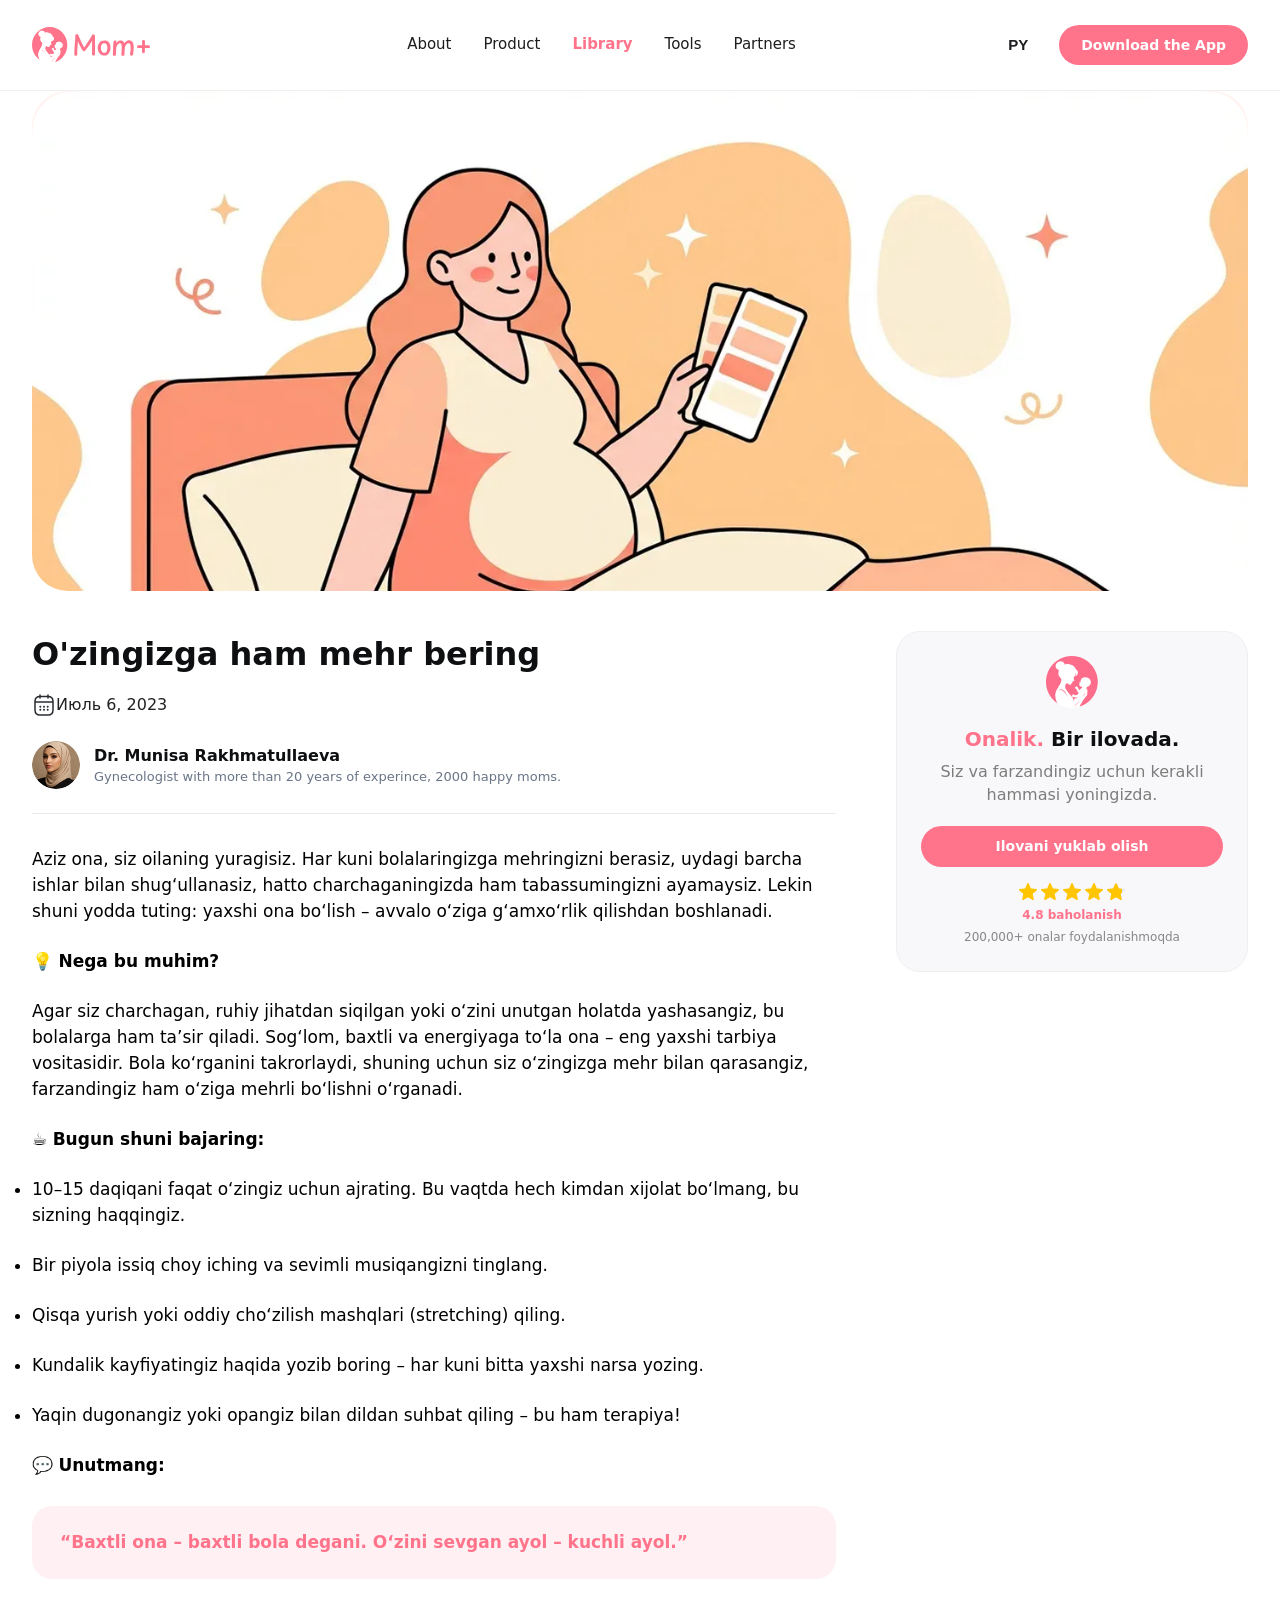
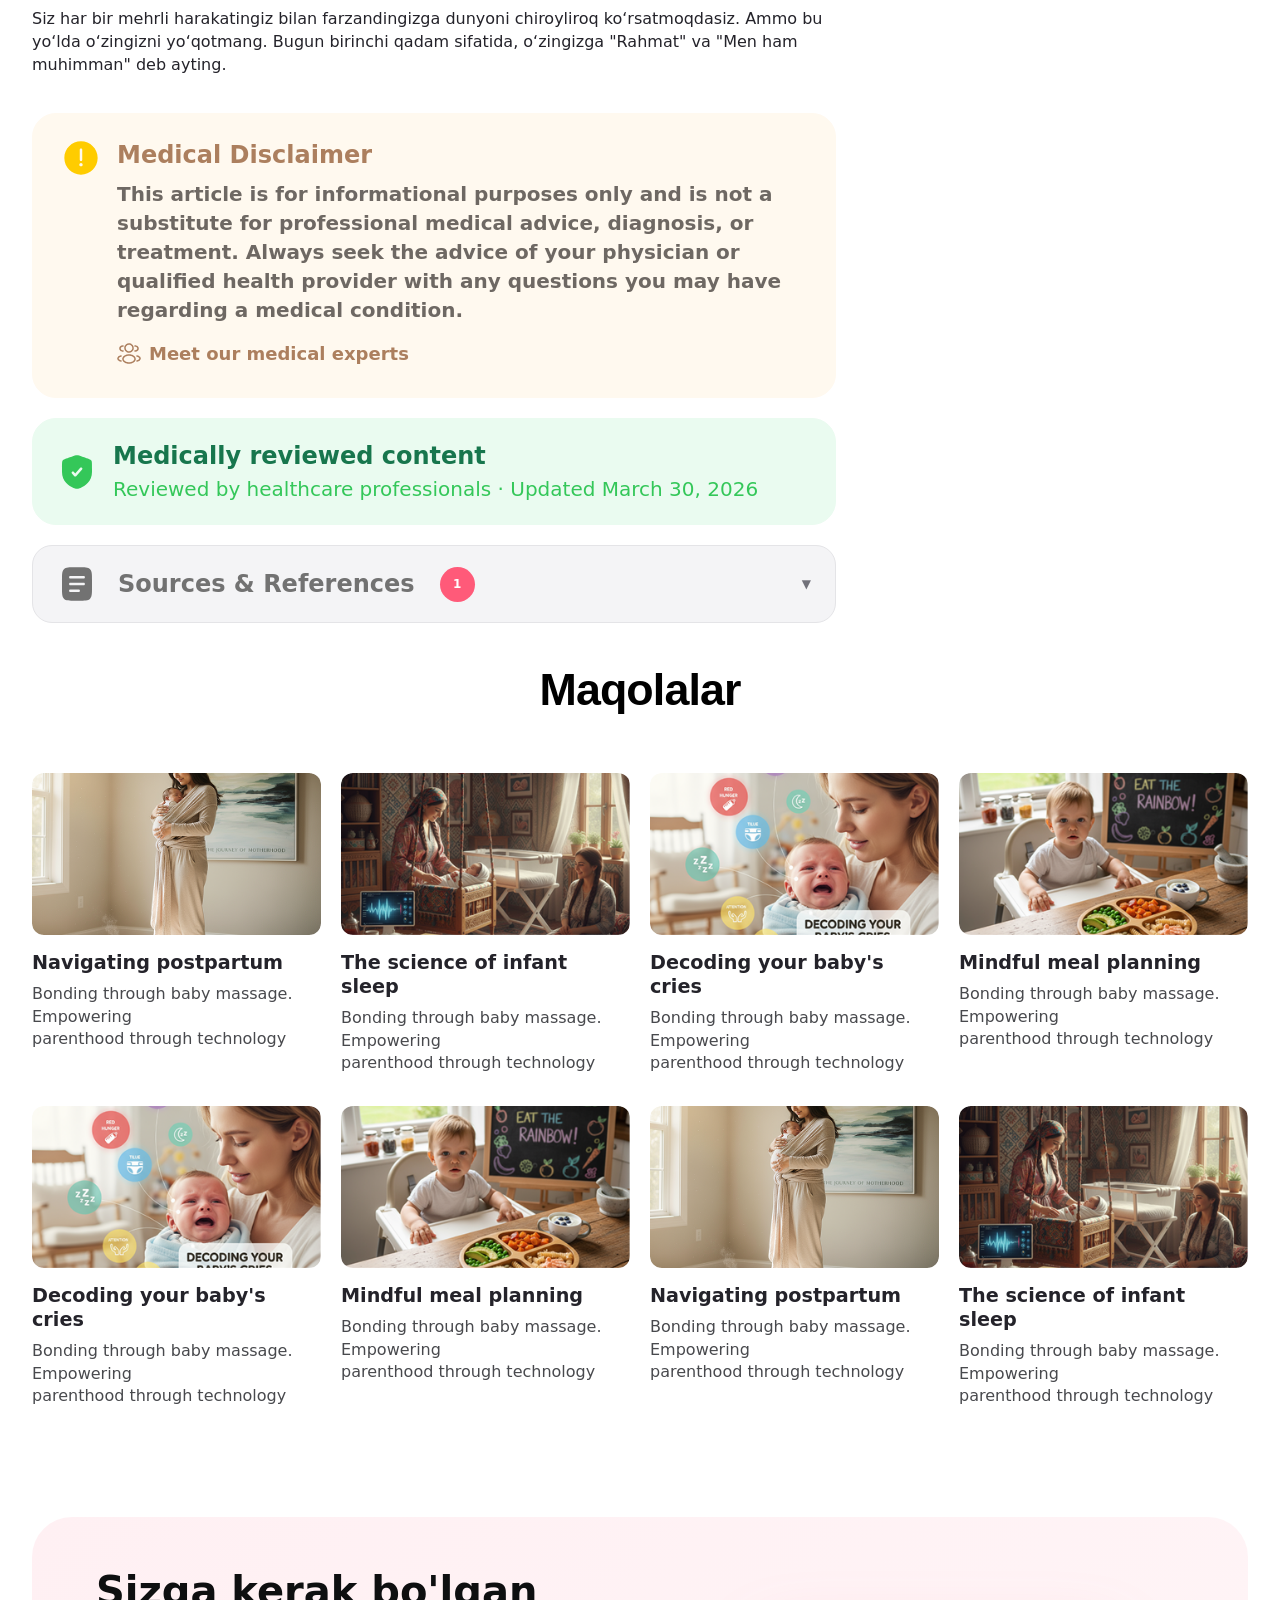
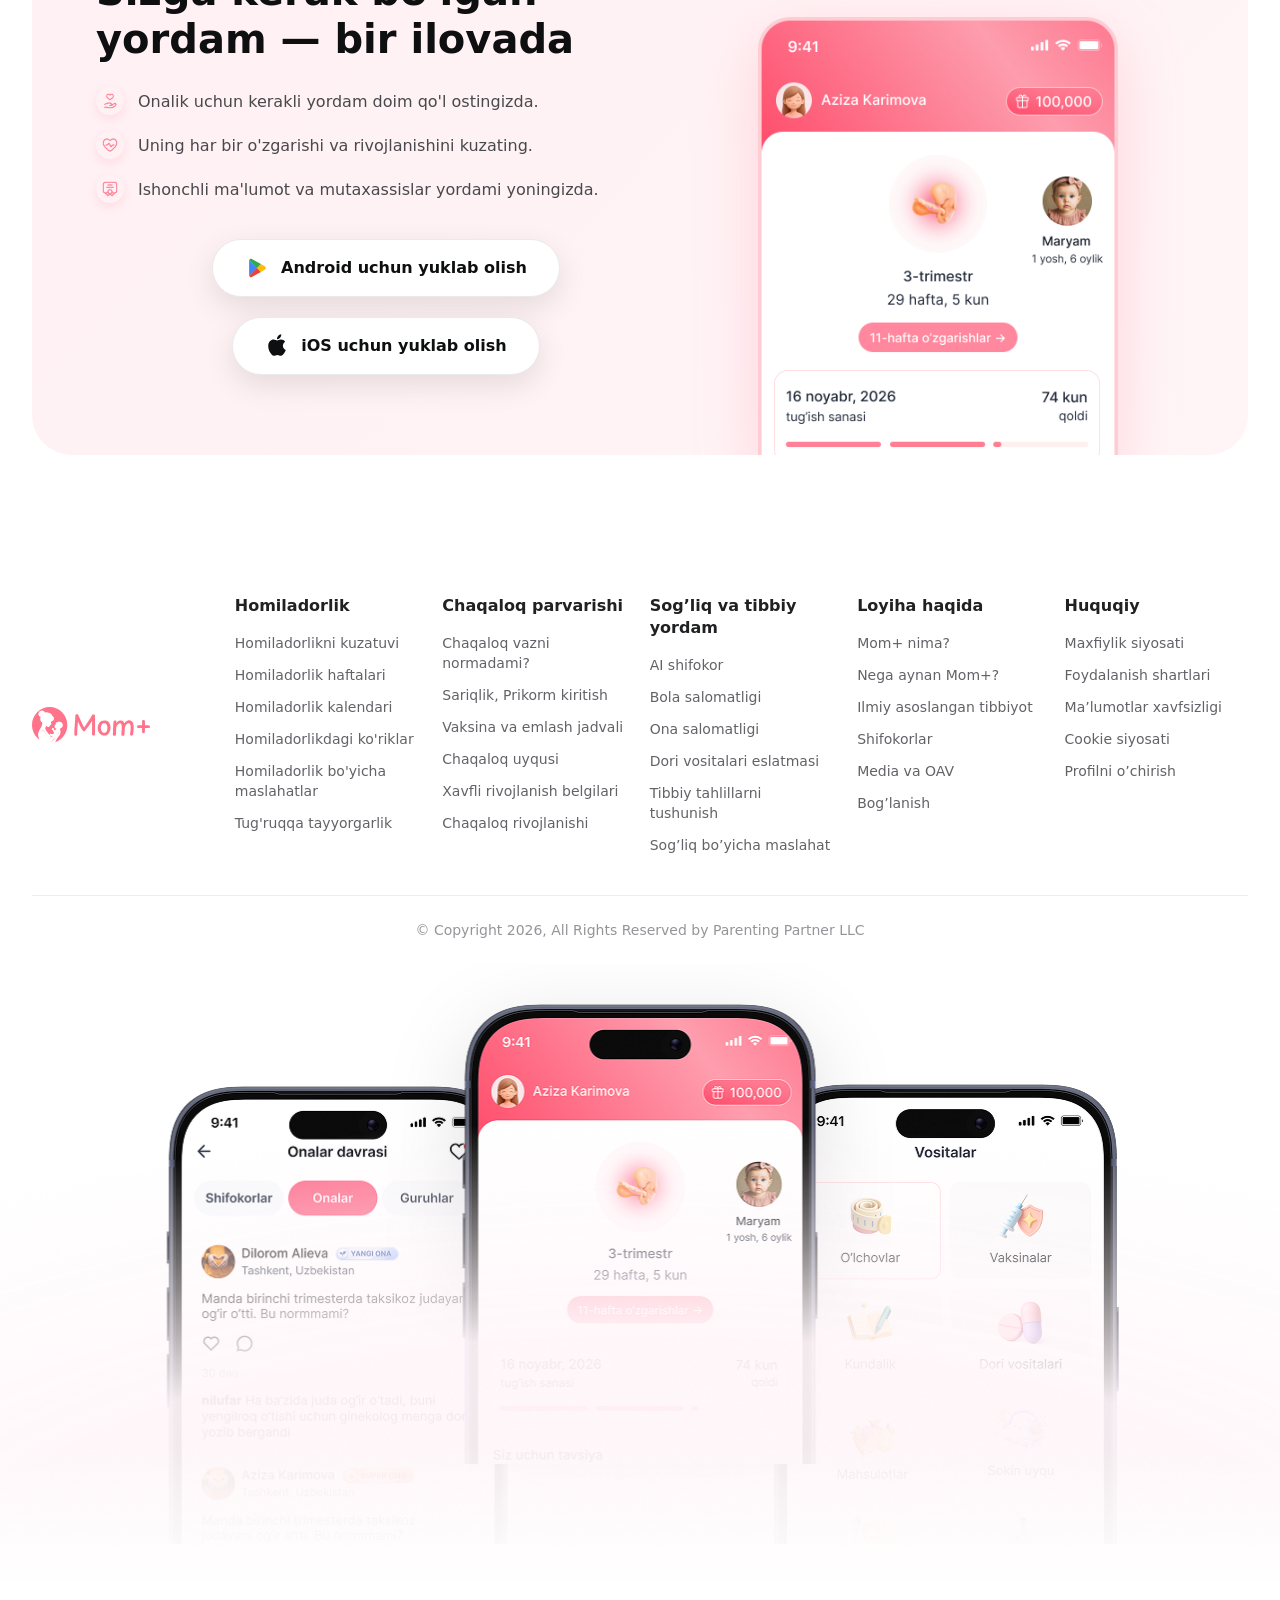
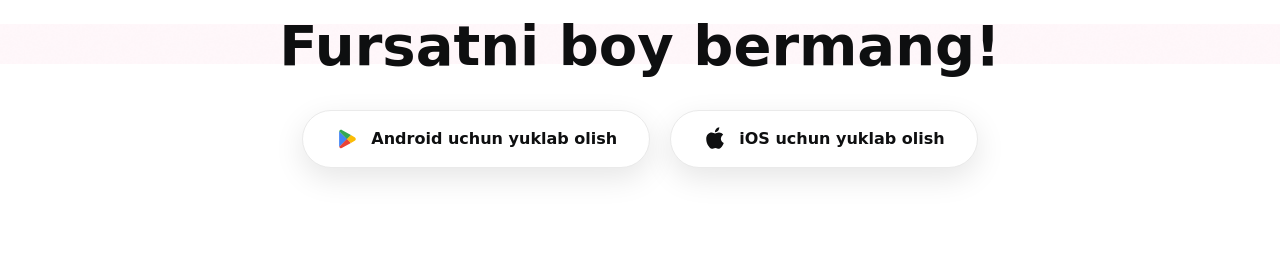
<file: mom+/article.html>
<!DOCTYPE html>
<html lang="uz">
<head>
    <meta charset="UTF-8">
    <meta name="viewport" content="width=device-width, initial-scale=1.0">
    <title>Mom+ - O'zingizga ham mehr bering</title>
    <link rel="stylesheet" href="style.css">
</head>
<body>

<header class="blog-header">
    <div class="container nav">
        <a href="index-1.html" class="logo">
            <img src="images/blog-logo.svg" alt="Mom+ Logo">
        </a>

        <nav class="navigation">
            <a href="#">About</a>
            <a href="#">Product</a>
            <a href="blog.html" class="active">Library</a>
            <a href="#">Tools</a>
            <a href="#">Partners</a>            
        </nav>

        <div class="nav-select">
            <select class="custom-select" id="language-select" name="language">
                <option value="uz">UZ</option>
                <option value="ru" selected>PY</option>
                <option value="en">EN</option>
            </select>

            <a href="#download" class="nav-pink-button">
                Download the App
            </a>
        </div>

        <button class="mobile-menu-btn" id="menu-btn" aria-label="Open menu">
            <span></span>
            <span></span>
            <span></span>
        </button>
    </div>

    <div class="mobile-menu" id="mobile-menu">
        <nav class="mobile-nav-links">
            <a href="#">About</a>
            <a href="#">Product</a>
            <a href="blog.html">Library</a>
            <a href="#">Tools</a>
            <a href="#">Partners</a>
        </nav>
        <div class="mobile-menu-footer">
            <a href="#download" class="nav-pink-button mobile-download-btn">Download the App</a>
        </div>
    </div>
</header>

<main class="article-page-main">
    <div class="container container">
        
        <div class="article-hero-img">
            <img src="images/article-hero.png" alt="O'zingizga ham mehr bering">
        </div>

        <div class="article-content-wrapper">
            
            <div class="article-body">
                <h1>O'zingizga ham mehr bering</h1>
                <div class="article-meta-info">
                    <img src="images/calendar.svg" alt=""> <span>Июль 6, 2023</span>
                </div>

                <div class="article-author">
                    <img src="images/author-avatar.png" alt="Dr. Munisa Rakhmatullaeva" class="author-avatar">
                    <div class="author-details">
                        <strong>Dr. Munisa Rakhmatullaeva</strong>
                        <p>Gynecologist with more than 20 years of experince, 2000 happy moms.</p>
                    </div>
                </div>

                <p class="article-lead">
                    Aziz ona, siz oilaning yuragisiz. Har kuni bolalaringizga mehringizni berasiz, uydagi barcha ishlar bilan shug‘ullanasiz, hatto charchaganingizda ham tabassumingizni ayamaysiz. Lekin shuni yodda tuting: yaxshi ona bo‘lish – avvalo o‘ziga g‘amxo‘rlik qilishdan boshlanadi.
                </p>

                <p class="article-lead">💡 <span>Nega bu muhim?</span></p>
                <p class="article-lead">
                    Agar siz charchagan, ruhiy jihatdan siqilgan yoki o‘zini unutgan holatda yashasangiz, bu bolalarga ham ta’sir qiladi. Sog‘lom, baxtli va energiyaga to‘la ona – eng yaxshi tarbiya vositasidir. Bola ko‘rganini takrorlaydi, shuning uchun siz o‘zingizga mehr bilan qarasangiz, farzandingiz ham o‘ziga mehrli bo‘lishni o‘rganadi.
                </p>
                <p class="article-lead">☕ <span>Bugun shuni bajaring:</span></p>
                <ul class=".article-checklist">
                    <li class="article-lead">10–15 daqiqani faqat o‘zingiz uchun ajrating. Bu vaqtda hech kimdan xijolat bo‘lmang, bu sizning haqqingiz. </li>
                    <li class="article-lead">Bir piyola issiq choy iching va sevimli musiqangizni tinglang.</li>
                    <li class="article-lead">Qisqa yurish yoki oddiy cho‘zilish mashqlari (stretching) qiling.</li>
                    <li class="article-lead">Kundalik kayfiyatingiz haqida yozib boring – har kuni bitta yaxshi narsa yozing. </li>
                    <li class="article-lead">Yaqin dugonangiz yoki opangiz bilan dildan suhbat qiling – bu ham terapiya! </li>
                </ul>

                <p class="article-lead">💬 <span>Unutmang:</span></p>
                
                <div class="article-quote-box">
                    <p>“Baxtli ona – baxtli bola degani. O‘zini sevgan ayol – kuchli ayol.”</p>
                </div>

                <p>
                    Siz har bir mehrli harakatingiz bilan farzandingizga dunyoni chiroyliroq ko‘rsatmoqdasiz. Ammo bu yo‘lda o‘zingizni yo‘qotmang. Bugun birinchi qadam sifatida, o‘zingizga "Rahmat" va "Men ham muhimman" deb ayting.
                </p>


                <div class="medical-disclaimer">
                    <div class="disclaimer-icon">
                        <img src="images/exclamation.svg" alt="">
                    </div>
                    <div>
                        <strong>Medical Disclaimer</strong>
                        <p>This article is for informational purposes only and is not a substitute for professional medical advice, diagnosis, or treatment. Always seek the advice of your physician or qualified health provider with any questions you may have regarding a medical condition.</p>
                        <a href="#" class="disclaimer-link">
                            <img src="images/two-rounded.png" alt=""> Meet our medical experts
                        </a>
                    </div>
                </div>

                <div class="medical-reviewed-badge">
                    <span class="check-green">
                        <img src="images/Heavy.svg" alt="">
                    </span>
                    <div>
                        <strong>Medically reviewed content</strong>
                        <p>Reviewed by healthcare professionals · Updated March 30, 2026</p>
                    </div>
                </div>

                <div class="accordion-sources">
                    <div class="accordion-header">
                        <span class="sources-title">
                            <img src="images/Document.svg" alt=""> Sources & References
                            <span class="sources-badge">1</span>
                        </span>
                        <span class="accordion-arrow">▼</span>
                    </div>
                </div>

            </div>

            <div class="article-sidebar">
                <div class="sidebar-app-card">
                    <div class="sidebar-app-icon">
                        <img src="images/artical-logo.png" alt="Mom+">
                    </div>
                    <h3><span>Onalik.</span> Bir ilovada.</h3>
                    <p>Siz va farzandingiz uchun kerakli hammasi yoningizda.</p>
                    <a href="#download" class="nav-pink-button sidebar-btn">Ilovani yuklab olish</a>
                    <div class="sidebar-stars">
                        <img src="images/artical-star.svg" alt="">
                                <p>4.8 baholanish</p>
                        <span>200,000+ onalar foydalanishmoqda</span>
                    </div>
                </div>
            </div>

        </div>

    </div>
</main>

<section class="section related-articles-section">
    <div class="container">
        <h2 class="section-title">Maqolalar</h2>
        <div class="articles-grid">
            <article class="article">
                <div class="article-image">
                    <img
                        src="images/article-1.png"
                        alt="Navigating postpartum"
                    >
                </div>

                <h3>
                    Navigating postpartum
                </h3>
                <p>
                    Bonding through baby massage. Empowering <br> parenthood through technology
                </p>
            </article>
            <article class="article">
                <div class="article-image">
                    <img
                        src="images/article-2.png"
                        alt="Navigating postpartum"
                    >
                </div>

                <h3>
                    The science of infant sleep
                </h3>
                <p>
                    Bonding through baby massage. Empowering <br> parenthood through technology
                </p>
            </article>
            <article class="article">
                <div class="article-image">
                    <img
                        src="images/article-3.png"
                        alt="Navigating postpartum"
                    >
                </div>

                <h3>
                    Decoding your baby's cries
                </h3>
                <p>
                    Bonding through baby massage. Empowering <br> parenthood through technology
                </p>
            </article>
            <article class="article">
                <div class="article-image">
                    <img
                        src="images/article-4.png"
                        alt="Navigating postpartum"
                    >
                </div>

                <h3>
                    Mindful meal planning
                </h3>
                <p>
                    Bonding through baby massage. Empowering <br> parenthood through technology
                </p>
            </article>

            <article class="article article-none">
                <div class="article-image">
                    <img
                        src="images/article-3.png"
                        alt="Navigating postpartum"
                    >
                </div>

                <h3>
                    Decoding your baby's cries
                </h3>
                <p>
                    Bonding through baby massage. Empowering <br> parenthood through technology
                </p>
            </article>
            <article class="article article-none">
                <div class="article-image">
                    <img
                        src="images/article-4.png"
                        alt="Navigating postpartum"
                    >
                </div>

                <h3>
                    Mindful meal planning
                </h3>
                <p>
                    Bonding through baby massage. Empowering <br> parenthood through technology
                </p>
            </article>
            <article class="article article-none">
                <div class="article-image">
                    <img
                        src="images/article-1.png"
                        alt="Navigating postpartum"
                    >
                </div>

                <h3>
                    Navigating postpartum
                </h3>
                <p>
                    Bonding through baby massage. Empowering <br> parenthood through technology
                </p>
            </article>
            <article class="article article-none">
                <div class="article-image">
                    <img
                        src="images/article-2.png"
                        alt="Navigating postpartum"
                    >
                </div>

                <h3>
                    The science of infant sleep
                </h3>
                <p>
                    Bonding through baby massage. Empowering <br> parenthood through technology
                </p>
            </article>
        </div>
    </div>
</section>

<section class="section app-promo-section">
    <div class="container">
        <div class="app-promo-card">
            <div class="app-promo-content">
                <h2>Sizga kerak bo'lgan yordam — bir ilovada</h2>
                <ul class="promo-benefits">
                    <li>
                        <span class="benefit-icon"><img src="images/blog-icon-1.png" alt=""></span>
                        Onalik uchun kerakli yordam doim qo'l ostingizda.
                    </li>
                    <li>
                        <span class="benefit-icon"><img src="images/blog-icon-2.png" alt=""></span>
                        Uning har bir o'zgarishi va rivojlanishini kuzating.
                    </li>
                    <li>
                        <span class="benefit-icon"><img src="images/blog-icon-3.png" alt=""></span>
                        Ishonchli ma'lumot va mutaxassislar yordami yoningizda.
                    </li>
                </ul>
                <div class="download-buttons">
                    <a href="#" class="download-button">
                        <img class="download-icon" src="images/play-market.svg" alt="Google Play">
                        <span>Android uchun yuklab olish</span>
                    </a>
                    <a href="#" class="download-button">
                        <img class="download-icon" src="images/apple.svg" alt="App Store">
                        <span>iOS uchun yuklab olish</span>
                    </a>
                </div>
            </div>

            <div class="app-promo-phone">
                <img src="images/blog.png" alt="Mom+ App">
            </div>
        </div>
    </div>
</section>

<footer class="footer">
    <div class="container">
        <div class="footer-top">
            <div class="logo">
                <img src="images/blog-logo.svg" alt="Mom+ Logo">
            </div>

            <div class="footer-grid">
                <div class="footer-column">
                    <div class="footer-column-title">
                        <strong>Homiladorlik</strong>
                        <span class="chevron"></span>
                    </div>
                    <div class="footer-column-links">
                        <a href="#">Homiladorlikni kuzatuvi</a>
                        <a href="#">Homiladorlik haftalari</a>
                        <a href="#">Homiladorlik kalendari</a>
                        <a href="#">Homiladorlikdagi ko'riklar</a>
                        <a href="#">Homiladorlik bo'yicha maslahatlar</a>
                        <a href="#">Tug'ruqqa tayyorgarlik</a>
                    </div>
                </div>

                <div class="footer-column">
                    <div class="footer-column-title">
                        <strong>Chaqaloq parvarishi</strong>
                        <span class="chevron"></span>
                    </div>
                    <div class="footer-column-links">
                        <a href="#">Chaqaloq vazni normadami?</a>
                        <a href="#">Sariqlik, Prikorm kiritish</a>
                        <a href="#">Vaksina va emlash jadvali</a>
                        <a href="#">Chaqaloq uyqusi</a>
                        <a href="#">Xavfli rivojlanish belgilari</a>
                        <a href="#">Chaqaloq rivojlanishi</a>
                    </div>
                </div>

                <div class="footer-column">
                    <div class="footer-column-title">
                        <strong>Sog’liq va tibbiy yordam</strong>
                        <span class="chevron"></span>
                    </div>
                    <div class="footer-column-links">
                        <a href="#">AI shifokor</a>
                        <a href="#">Bola salomatligi</a>
                        <a href="#">Ona salomatligi</a>
                        <a href="#">Dori vositalari eslatmasi</a>
                        <a href="#">Tibbiy tahlillarni tushunish</a>
                        <a href="#">Sog’liq bo’yicha maslahat</a>
                    </div>
                </div>

                <div class="footer-column">
                    <div class="footer-column-title">
                        <strong>Loyiha haqida</strong>
                        <span class="chevron"></span>
                    </div>
                    <div class="footer-column-links">
                        <a href="#">Mom+ nima?</a>
                        <a href="#">Nega aynan Mom+?</a>
                        <a href="#">Ilmiy asoslangan tibbiyot</a>
                        <a href="#">Shifokorlar</a>
                        <a href="#">Media va OAV</a>
                        <a href="#">Bog’lanish</a>
                    </div>
                </div>

                <div class="footer-column">
                    <div class="footer-column-title">
                        <strong>Huquqiy</strong>
                        <span class="chevron"></span>
                    </div>
                    <div class="footer-column-links">
                        <a href="#">Maxfiylik siyosati</a>
                        <a href="#">Foydalanish shartlari</a>
                        <a href="#">Ma’lumotlar xavfsizligi</a>
                        <a href="#">Cookie siyosati</a>
                        <a href="#">Profilni o’chirish</a>
                    </div>
                </div>
            </div>
        </div>

        <p class="copyright-text">© Copyright 2026, All Rights Reserved by Parenting Partner LLC</p>
    </div>

    <div class="download-section" id="download">
        <div class="download-phones">
            <div class="bottom-phone">
                <img class="phone-left" src="images/dowload-left.png" alt="Mockup Left">
                <img class="phone-right" src="images/dowload-right.png" alt="Mockup Right">
                <img class="phone-center" src="images/dowload-center.png" alt="Mockup Center">
                <img class="phone-clouds" src="images/dowload-clouds.png" alt="Clouds Background">
            </div>
            <div class="fade-overlay"></div>
        </div>

        <div class="download-content">
            <h2>Fursatni boy bermang!</h2>
            <div class="download-buttons">
                <a href="#" class="download-button">
                    <img src="images/play-market.svg" alt="Google Play">
                    <span>Android uchun yuklab olish</span>
                </a>
                <a href="#" class="download-button">
                    <img src="images/apple.svg" alt="App Store">
                    <span>iOS uchun yuklab olish</span>
                </a>
            </div>
        </div>
    </div>
</footer>

<script>
    const menuBtn = document.getElementById('menu-btn');
    const mobileMenu = document.getElementById('mobile-menu');

    menuBtn.addEventListener('click', () => {
        menuBtn.classList.toggle('active');
        mobileMenu.classList.toggle('open');
    });

    document.querySelectorAll('.footer-column-title').forEach(title => {
        title.addEventListener('click', function () {
            if (window.innerWidth <= 768) {
                this.closest('.footer-column').classList.toggle('active');
            }
        });
    });
</script>
</body>
</html>
</file>
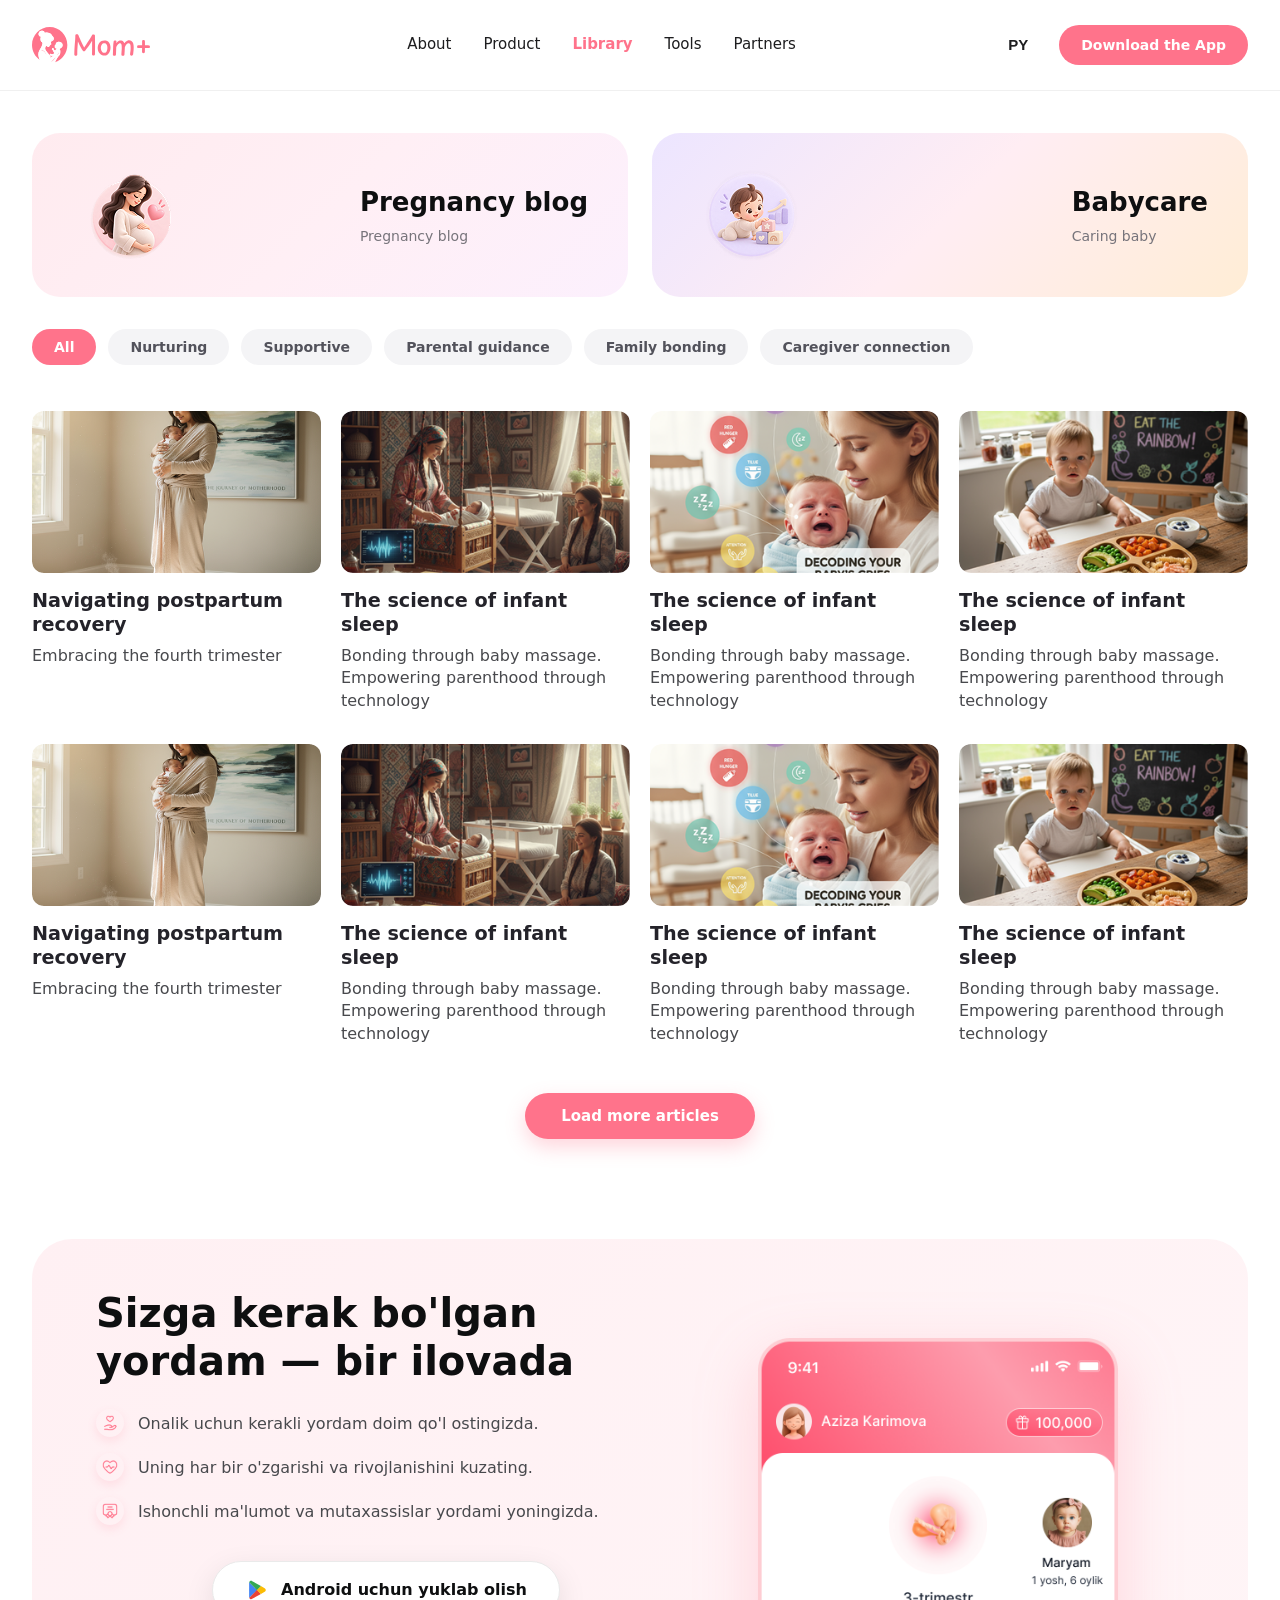
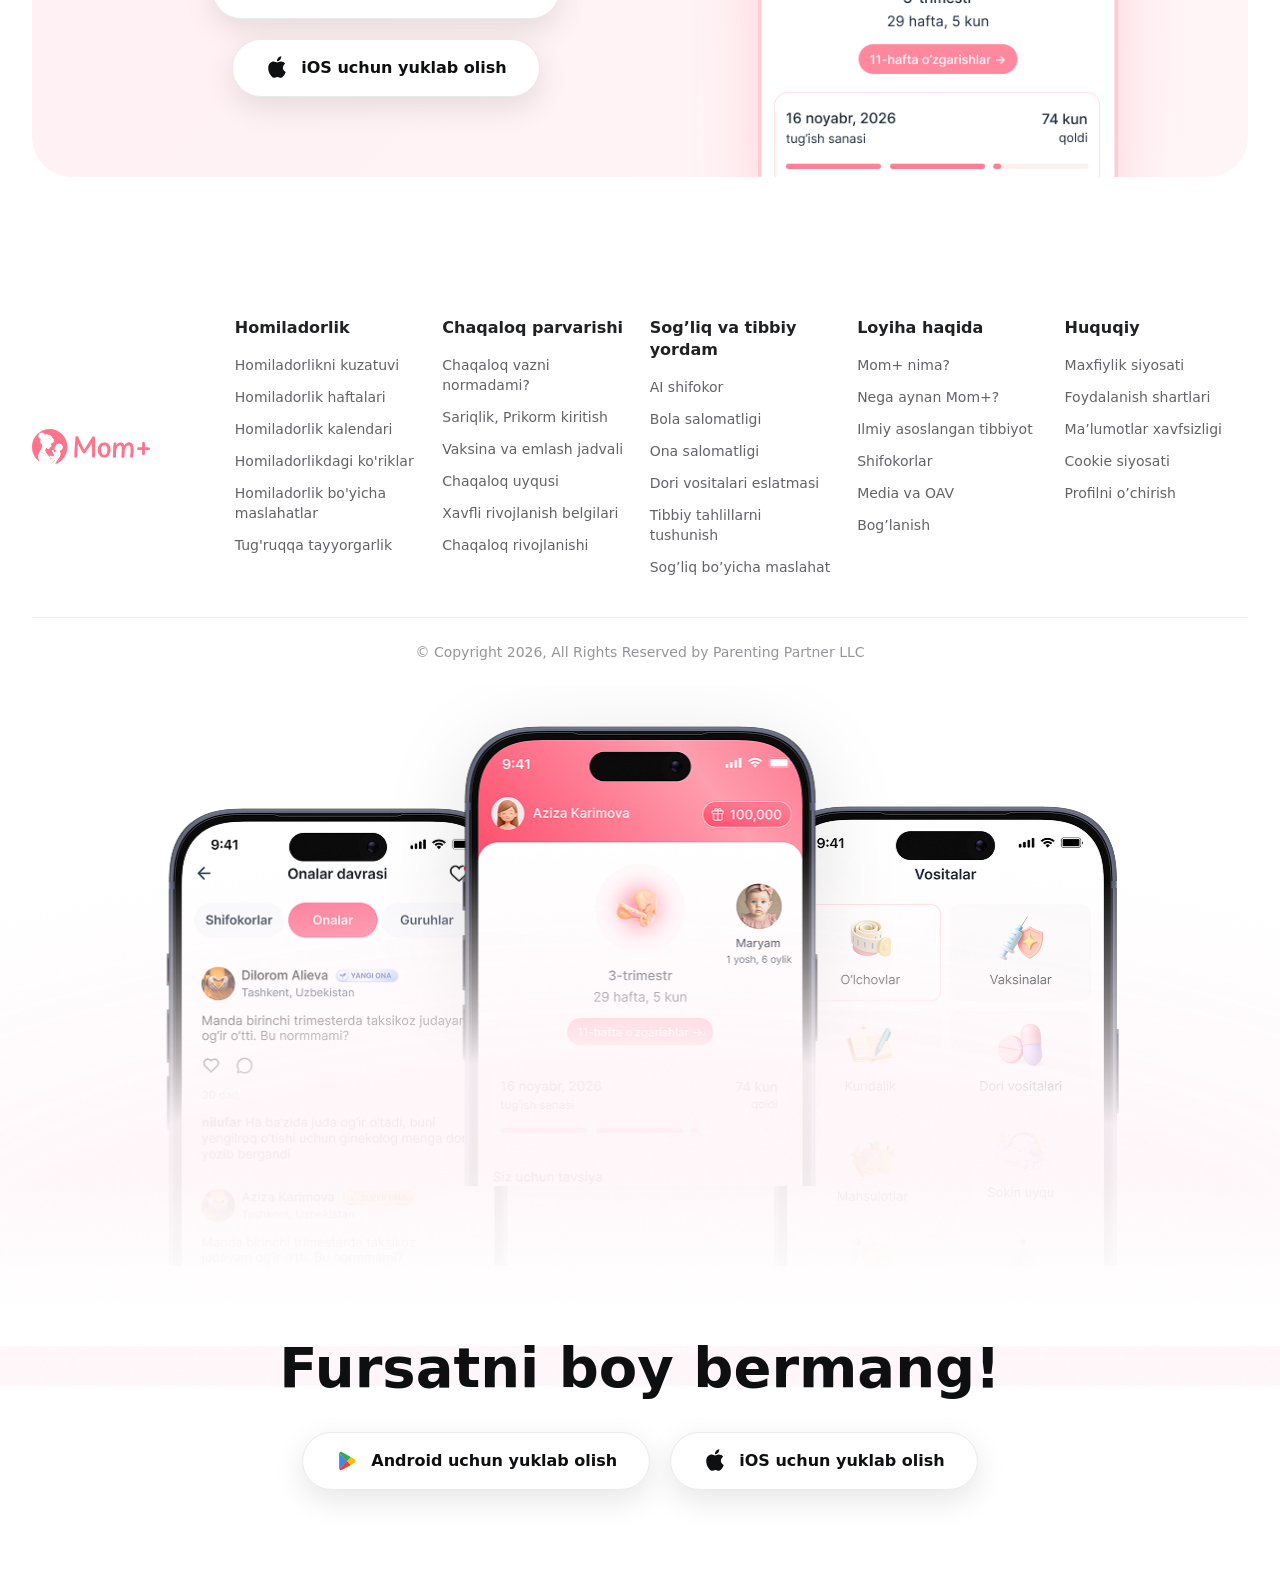
<file: mom+/blog.html>
<!DOCTYPE html>
<html lang="uz">
<head>
    <meta charset="UTF-8">
    <meta name="viewport" content="width=device-width, initial-scale=1.0">
    <title>Mom+ - Library / O'rganamiz</title>
    <link rel="stylesheet" href="style.css">
</head>
<body>

<header class="blog-header">
    <div class="container nav">
        <a href="index-1.html" class="logo">
            <img src="images/blog-logo.svg" alt="Mom+ Logo">
        </a>

        <nav class="navigation">
            <a href="#">About</a>
            <a href="#">Product</a>
            <a href="#" class="active">Library</a>
            <a href="#">Tools</a>
            <a href="#">Partners</a>            
        </nav>

        <div class="nav-select">
            <select class="custom-select" id="language-select" name="language">
                <option value="uz">UZ</option>
                <option value="ru" selected>PY</option>
                <option value="en">EN</option>
            </select>

            <a href="#download" class="nav-pink-button">
                Download the App
            </a>
        </div>

        <button class="mobile-menu-btn" id="menu-btn" aria-label="Open menu">
            <span></span>
            <span></span>
            <span></span>
        </button>
    </div>

    <div class="mobile-menu" id="mobile-menu">
        <nav class="mobile-nav-links">
            <a href="#">About</a>
            <a href="#">Product</a>
            <a href="#" class="active">Library</a>
            <a href="#">Tools</a>
            <a href="#">Partners</a>
        </nav>
        <div class="mobile-menu-footer">
            <a href="#download" class="nav-pink-button mobile-download-btn">Download the App</a>
        </div>
    </div>
</header>

<main class="blog-main">
    <div class="container">
        
        <div class="blog-top-banners">
            <div class="top-banner-card pink-banner">
                <div class="banner-img">
                    <img src="images/blog-pregnancy.png" alt="Pregnancy blog">
                </div>
                <div class="banner-text">
                    <h3>Pregnancy blog</h3>
                    <p>Pregnancy blog</p>
                </div>
            </div>

            <div class="top-banner-card purple-banner">
                <div class="banner-img">
                    <img src="images/blog-babycare.png" alt="Babycare">
                </div>
                <div class="banner-text">
                    <h3>Babycare</h3>
                    <p>Caring baby</p>
                </div>
            </div>
        </div>

        <div class="blog-filters">
            <button class="filter-btn active">All</button>
            <button class="filter-btn">Nurturing</button>
            <button class="filter-btn">Supportive</button>
            <button class="filter-btn">Parental guidance</button>
            <button class="filter-btn">Family bonding</button>
            <button class="filter-btn">Caregiver connection</button>
        </div>

        <div class="articles-grid">
            <article class="article">
                <div class="article-image">
                    <img src="images/article-1.png" alt="Navigating postpartum">
                </div>
                <h3>Navigating postpartum recovery</h3>
                <p>Embracing the fourth trimester</p>
            </article>

            <article class="article">
                <div class="article-image">
                    <img src="images/article-2.png" alt="The science of infant sleep">
                </div>
                <h3>The science of infant sleep</h3>
                <p>Bonding through baby massage. Empowering parenthood through technology</p>
            </article>

            <article class="article">
                <div class="article-image">
                    <img src="images/article-3.png" alt="The science of infant sleep">
                </div>
                <h3>The science of infant sleep</h3>
                <p>Bonding through baby massage. Empowering parenthood through technology</p>
            </article>

            <article class="article">
                <div class="article-image">
                    <img src="images/article-4.png" alt="The science of infant sleep">
                </div>
                <h3>The science of infant sleep</h3>
                <p>Bonding through baby massage. Empowering parenthood through technology</p>
            </article>

            <article class="article">
                <div class="article-image">
                    <img src="images/article-1.png" alt="Navigating postpartum">
                </div>
                <h3>Navigating postpartum recovery</h3>
                <p>Embracing the fourth trimester</p>
            </article>

            <article class="article">
                <div class="article-image">
                    <img src="images/article-2.png" alt="The science of infant sleep">
                </div>
                <h3>The science of infant sleep</h3>
                <p>Bonding through baby massage. Empowering parenthood through technology</p>
            </article>

            <article class="article">
                <div class="article-image">
                    <img src="images/article-3.png" alt="The science of infant sleep">
                </div>
                <h3>The science of infant sleep</h3>
                <p>Bonding through baby massage. Empowering parenthood through technology</p>
            </article>

            <article class="article">
                <div class="article-image">
                    <img src="images/article-4.png" alt="The science of infant sleep">
                </div>
                <h3>The science of infant sleep</h3>
                <p>Bonding through baby massage. Empowering parenthood through technology</p>
            </article>
        </div>

        <div class="load-more-container">
            <button class="load-more-btn">Load more articles</button>
        </div>

    </div>
</main>

<section class="section app-promo-section">
    <div class="container">
        <div class="app-promo-card">
            <div class="app-promo-content">
                <h2>Sizga kerak bo'lgan yordam — bir ilovada</h2>
                <ul class="promo-benefits">
                    <li>
                        <span class="benefit-icon">
                            <img src="images/blog-icon-1.png" alt="">
                        </span>
                        Onalik uchun kerakli yordam doim qo'l ostingizda.
                    </li>
                    <li>
                        <span class="benefit-icon">
                            <img src="images/blog-icon-2.png" alt="">
                        </span>
                        Uning har bir o'zgarishi va rivojlanishini kuzating.
                    </li>
                    <li>
                        <span class="benefit-icon">
                            <img src="images/blog-icon-3.png" alt="">
                        </span>
                        Ishonchli ma'lumot va mutaxassislar yordami yoningizda.
                    </li>
                </ul>
                <div class="download-buttons">
                    <a href="#" class="download-button">
                        <img class="download-icon" src="images/play-market.svg" alt="Google Play">
                        <span>Android uchun yuklab olish</span>
                    </a>
                    <a href="#" class="download-button">
                        <img class="download-icon" src="images/apple.svg" alt="App Store">
                        <span>iOS uchun yuklab olish</span>
                    </a>
                </div>
            </div>

            <div class="app-promo-phone">
                <img src="images/blog.png" alt="Mom+ App">
            </div>
        </div>
    </div>
</section>

<footer class="footer">
    <div class="container">
        <div class="footer-top">
            <div class="logo">
                <img src="images/blog-logo.svg" alt="Mom+ Logo">
            </div>

            <div class="footer-grid">
                <div class="footer-column">
                    <div class="footer-column-title">
                        <strong>Homiladorlik</strong>
                        <span class="chevron"></span>
                    </div>
                    <div class="footer-column-links">
                        <a href="#">Homiladorlikni kuzatuvi</a>
                        <a href="#">Homiladorlik haftalari</a>
                        <a href="#">Homiladorlik kalendari</a>
                        <a href="#">Homiladorlikdagi ko'riklar</a>
                        <a href="#">Homiladorlik bo'yicha maslahatlar</a>
                        <a href="#">Tug'ruqqa tayyorgarlik</a>
                    </div>
                </div>

                <div class="footer-column">
                    <div class="footer-column-title">
                        <strong>Chaqaloq parvarishi</strong>
                        <span class="chevron"></span>
                    </div>
                    <div class="footer-column-links">
                        <a href="#">Chaqaloq vazni normadami?</a>
                        <a href="#">Sariqlik, Prikorm kiritish</a>
                        <a href="#">Vaksina va emlash jadvali</a>
                        <a href="#">Chaqaloq uyqusi</a>
                        <a href="#">Xavfli rivojlanish belgilari</a>
                        <a href="#">Chaqaloq rivojlanishi</a>
                    </div>
                </div>

                <div class="footer-column">
                    <div class="footer-column-title">
                        <strong>Sog’liq va tibbiy yordam</strong>
                        <span class="chevron"></span>
                    </div>
                    <div class="footer-column-links">
                        <a href="#">AI shifokor</a>
                        <a href="#">Bola salomatligi</a>
                        <a href="#">Ona salomatligi</a>
                        <a href="#">Dori vositalari eslatmasi</a>
                        <a href="#">Tibbiy tahlillarni tushunish</a>
                        <a href="#">Sog’liq bo’yicha maslahat</a>
                    </div>
                </div>

                <div class="footer-column">
                    <div class="footer-column-title">
                        <strong>Loyiha haqida</strong>
                        <span class="chevron"></span>
                    </div>
                    <div class="footer-column-links">
                        <a href="#">Mom+ nima?</a>
                        <a href="#">Nega aynan Mom+?</a>
                        <a href="#">Ilmiy asoslangan tibbiyot</a>
                        <a href="#">Shifokorlar</a>
                        <a href="#">Media va OAV</a>
                        <a href="#">Bog’lanish</a>
                    </div>
                </div>

                <div class="footer-column">
                    <div class="footer-column-title">
                        <strong>Huquqiy</strong>
                        <span class="chevron"></span>
                    </div>
                    <div class="footer-column-links">
                        <a href="#">Maxfiylik siyosati</a>
                        <a href="#">Foydalanish shartlari</a>
                        <a href="#">Ma’lumotlar xavfsizligi</a>
                        <a href="#">Cookie siyosati</a>
                        <a href="#">Profilni o’chirish</a>
                    </div>
                </div>
            </div>
        </div>

        <p class="copyright-text">© Copyright 2026, All Rights Reserved by Parenting Partner LLC</p>
    </div>

    <div class="download-section" id="download">
        <div class="download-phones">
            <div class="bottom-phone">
                <img class="phone-left" src="images/dowload-left.png" alt="Mockup Left">
                <img class="phone-right" src="images/dowload-right.png" alt="Mockup Right">
                <img class="phone-center" src="images/dowload-center.png" alt="Mockup Center">
                <img class="phone-clouds" src="images/dowload-clouds.png" alt="Clouds Background">
            </div>
            <div class="fade-overlay"></div>
        </div>

        <div class="download-content">
            <h2>Fursatni boy bermang!</h2>
            <div class="download-buttons">
                <a href="#" class="download-button">
                    <img src="images/play-market.svg" alt="Google Play">
                    <span>Android uchun yuklab olish</span>
                </a>
                <a href="#" class="download-button">
                    <img src="images/apple.svg" alt="App Store">
                    <span>iOS uchun yuklab olish</span>
                </a>
            </div>
        </div>
    </div>
</footer>

<script>
    const menuBtn = document.getElementById('menu-btn');
    const mobileMenu = document.getElementById('mobile-menu');

    menuBtn.addEventListener('click', () => {
        menuBtn.classList.toggle('active');
        mobileMenu.classList.toggle('open');
    });

    const filterBtns = document.querySelectorAll('.filter-btn');
    filterBtns.forEach(btn => {
        btn.addEventListener('click', () => {
            filterBtns.forEach(b => b.classList.remove('active'));
            btn.classList.add('active');
        });
    });

    document.querySelectorAll('.footer-column-title').forEach(title => {
        title.addEventListener('click', function () {
            if (window.innerWidth <= 768) {
                this.closest('.footer-column').classList.toggle('active');
            }
        });
    });
</script>
</body>
</html>
</file>
<file: mom+/style.css>
* {
    box-sizing: border-box;
    margin: 0;
    padding: 0;
}

:root {
    --pink: #FF738B;
    --pink-dark: #e84c76;
    --dark: #24232a;
    --gray: #77747b;
    --light-gray: #eeeeee;
}

:root {
    --pink-color: #FF5A79;
    --card-bg: #F5F5F7;
    --text-color: #1D1D1F;
    --store-blue: #0081FF;
    --subtext-color: #86868B;
}


html {
    scroll-behavior: smooth;
}

body {
    font-family:
        Arial,
        Helvetica,
        sans-serif;

    color: var(--dark);
    background: #ffffff;

    line-height: 1.45;
}

img {
    max-width: 100%;
}

a {
    text-decoration: none;
    color: inherit;
}

button {
    font-family: inherit;
}

.container {
    min-width: 
        1110px,
        calc(100% - 40px)
    ;

    max-width: 1920px;

    margin: 0 240px;
}

* {
    box-sizing: border-box;
    margin: 0;
    padding: 0;
}

body {
    font-family: 'Inter', system-ui, -apple-system, sans-serif;
}

.container {
    max-width: 1240px;
    margin: 0 auto;
    padding: 0 20px;
}

.header {
    width: 100%;            
    position: relative;     
    overflow: hidden;
    text-align: center;
    color: #ffffff;
    background: linear-gradient(180deg, #FF6B81 0%, #FF738B 100%);
}

.nav {
    height: 90px;
    display: flex;
    align-items: center;
    justify-content: space-between;
    position: relative;
    z-index: 30;
}

.logo {
    display: flex;
    align-items: center;
    text-decoration: none;
    flex-shrink: 0;
}

.logo img {
    height: 36px;
    width: auto;
}

.navigation {
    display: flex;
    align-items: center;
    gap: 32px;
}

.navigation a {
    color: #FFFFFF;
    font-size: 15px;
    font-weight: 500;
    text-decoration: none;
    transition: opacity .2s ease;
    white-space: nowrap;
}

.navigation a:hover {
    opacity: 0.8;
}

.nav-select {
    display: flex;
    align-items: center;
    gap: 20px;
    flex-shrink: 0;
}

.custom-select {
    appearance: none;
    -webkit-appearance: none;
    background: transparent;
    border: none;
    outline: none;
    font-size: 15px;
    font-weight: 600;
    cursor: pointer;
    color: #FFFFFF;
    padding-right: 10px;
}

.custom-select option {
    background-color: #FF738B; 
    color: #fff;            
}

.nav-button {
    padding: 12px 24px;
    font-size: 15px;
    background: #ffffff;
    color: #FF6B81;
    border-radius: 30px;
    font-weight: 700;
    text-decoration: none;
    white-space: nowrap;
    transition: transform .2s ease, box-shadow .2s ease;
}

.nav-button:hover {
    transform: translateY(-2px);
    box-shadow: 0 6px 20px rgba(0, 0, 0, 0.1);
}

.mobile-menu-btn {
    display: none;
    width: 42px;
    height: 42px;
    border-radius: 50%;
    background: #FF5572;
    backdrop-filter: blur(10px);
    -webkit-backdrop-filter: blur(10px);
    border: 1px solid rgba(255, 255, 255, 0.3);
    cursor: pointer;
    flex-direction: column;
    align-items: center;
    justify-content: center;
    gap: 5px;
    z-index: 100;
}

.mobile-menu-btn span {
    display: block;
    width: 18px;
    height: 2px;
    background-color: #ffffff;
    border-radius: 2px;
    transition: all 0.3s ease;
}

.mobile-menu-btn.active span:nth-child(1) {
    transform: translateY(7px) rotate(45deg);
}
.mobile-menu-btn.active span:nth-child(2) {
    opacity: 0;
}
.mobile-menu-btn.active span:nth-child(3) {
    transform: translateY(-7px) rotate(-45deg);
}

.mobile-menu {
    position: absolute;
    top: 90px;
    left: 0;
    width: 100%;
    background: rgba(255, 115, 139, 0.95);
    backdrop-filter: blur(20px);
    -webkit-backdrop-filter: blur(20px);
    padding: 30px 20px;
    display: flex;
    flex-direction: column;
    gap: 24px;
    box-shadow: 0 20px 30px rgba(0,0,0,0.15);
    z-index: 99;
    transform: translateY(-150%);
    opacity: 0;
    transition: all 0.3s ease-in-out;
}

.mobile-menu.open {
    transform: translateY(0);
    opacity: 1;
}

.mobile-nav-links {
    display: flex;
    flex-direction: column;
    gap: 18px;
}

.mobile-nav-links a {
    color: #ffffff;
    font-size: 18px;
    font-weight: 600;
    text-decoration: none;
}

.mobile-menu-footer {
    padding-top: 10px;
    border-top: 1px solid rgba(255,255,255,0.2);
}

.mobile-download-btn {
    display: block;
    width: 100%;
    text-align: center;
    padding: 14px;
}

.hero {
    padding-top: 10px;
    position: relative;
    overflow: hidden;
    text-align: center;
    color: #ffffff;
}

.hero-content {
    position: relative;
    z-index: 10;
    display: flex;
    flex-direction: column;
    align-items: center;
}

.hero-label {
    display: inline-flex;
    align-items: center;
    gap: 10px;
    margin-bottom: 24px;
    padding: 6px 18px 6px 8px;
    border-radius: 30px;
    font-size: 14px;
    font-weight: 500;
    color: #ffffff;
    background: rgba(255, 255, 255, 0.2);
    backdrop-filter: blur(12px);
    -webkit-backdrop-filter: blur(12px);
    border: 1px solid rgba(255, 255, 255, 0.35);
}

.hero h1 {
    font-size: 56px;
    line-height: 1.15;
    font-weight: 800;
    letter-spacing: -0.02em;
    margin-bottom: 20px;
}

.hero-description {
    max-width: 760px;
    margin: 0 auto 36px;
    font-size: 18px;
    line-height: 1.5;
    color: rgba(255, 255, 255, 0.9);
    font-weight: 400;
}

.download-buttons {
    display: flex;
    justify-content: center;
    align-items: center;
    gap: 16px;
    margin-bottom: 30px;
}

.download-button {
    display: inline-flex;
    align-items: center;
    gap: 10px;
    padding: 14px 28px;
    border-radius: 40px;
    background: #ffffff;
    color: #111111;
    font-size: 15px;
    font-weight: 700;
    text-decoration: none;
    box-shadow: 0 8px 24px rgba(0, 0, 0, 0.08);
    transition: transform .2s ease;
}

.download-button:hover {
    transform: translateY(-2px);
}

.download-icon {
    width: 20px;
    height: 20px;
}

.hero-image-wrapper {
    width: 100%;
    position: relative;
    margin-top: 20px;
    min-height: 550px;
    display: flex;
    justify-content: center;
    align-items: flex-end;
}

.hero-mockup-container {
    position: relative;
    width: 100%;
    max-width: 1000px;
    height: 550px;
    margin: 0 auto;
    z-index: 5;
    display: flex;
    justify-content: center;
}

.hero-image {
    position: absolute;
    bottom: -60px;
    max-width: 360px;
    width: 100%;
    height: auto;
    z-index: 1;
    object-fit: contain;
    filter: drop-shadow(0px 20px 40px rgba(0, 0, 0, 0.12));
}

.hero-badge {
    position: absolute;
    z-index: 7;
    height: auto;
    pointer-events: none;
}

.badge-1 { top: 12%; left: 5%;  max-width: 120px; }
.badge-2 { top: 38%; left: 12%; max-width: 100px; }
.badge-3 { top: 62%; left: 18%; max-width: 90px;  }
.badge-4 { top: 28%; right: 8%; max-width: 200px; }
.badge-5 { top: 58%; right: 12%; max-width: 110px; }

.cloud-left, .cloud-right, .cloud-bg {
    position: absolute;
    bottom: 0;
    pointer-events: none;
}

.cloud-left {
    left: 0;
    max-width: 30%;
    z-index: 4;
}

.cloud-right {
    right: 0;
    max-width: 30%;
    z-index: 4;
}

.cloud-bg {
    left: 50%;
    transform: translateX(-50%);
    width: 100%;
    bottom: -10px;
    z-index: 3;
    object-fit: cover;
}

@media (max-width: 1024px) {
    .navigation {
        gap: 20px;
    }

    .navigation a {
        font-size: 15px;
    }

    .hero-mockup-container {
        height: 480px;
    }

    .hero-image {
        max-width: 320px;
    }

    .badge-1 { max-width: 100px; left: 2%; }
    .badge-2 { max-width: 90px;  left: 8%; }
    .badge-3 { max-width: 80px;  left: 12%; }
    .badge-4 { max-width: 180px; right: 4%; }
    .badge-5 { max-width: 90px;  right: 8%; }
}

@media (max-width: 834px) {
    .nav {
        height: 70px;
    }

    .navigation, .nav-select {
        display: none !important;
    }

    .mobile-menu-btn {
        display: flex; 
    }

    .hero h1 {
        font-size: 32px;
        line-height: 40px;
    }

    .hero-description {
        font-size: 14px;
        line-height: 20px;
        padding: 0 10px;
        margin-bottom: 24px;
    }

    .desktop-br {
        display: none;
    }

    .download-buttons {
        flex-direction: column;
        width: 100%;
        gap: 12px;
    }

    .download-button {
        justify-content: center;
        padding: 16px;
        border-radius: 30px;
        font-size: 15px;
    }

    .hero-image-wrapper {
        min-height: 380px;
        margin-top: 10px;
    }

    .hero-mockup-container {
        height: 380px;
    }

    .hero-image {
        max-width: 270px;
        bottom: -100px;
    }

    .hero-badge {
        display: none !important;
    }

    .cloud-left, .cloud-right {
        display: none;
    }

    .cloud-bg {
        width: 120%;
    }
}

@media (max-width: 768px) {
    .nav {
        height: 70px;
    }

    .navigation {
        display: none; 
    }

    .desktop-br {
        display: none;
    }

    .hero-image-wrapper {
        min-height: 400px;
    }

    .hero-mockup-container {
        height: 400px;
    }

    .hero-image {
        max-width: 260px;
        bottom: -100px;
    }

    .hero-badge {
        display: none;
    }

    .cloud-left, .cloud-right {
        max-width: 45%;
    }
}

@media (max-width: 480px) {
    .container {
        padding: 0 16px;
    }

    .nav-button {
        padding: 10px 16px;
        font-size: 14px;
    }

    .custom-select {
        font-size: 14px;
    }

    .hero-label {
        font-size: 13px;
        padding: 8px 14px;
    }

    .download-buttons {
        width: 100%;
        flex-direction: column;
    }

    .download-button {
        justify-content: center;
        padding: 14px 20px;
    }

    .hero-image-wrapper {
        min-height: 320px;
    }

    .hero-mockup-container {
        height: 320px;
    }

    .hero-image {
        max-width: 220px;
    }
}

.section {
    padding: 90px 0;
}

.section-title {
    font-family: "Inter", sans-serif;
    text-align: center;
    font-size: 56px;
    line-height: 64px;
    margin-bottom: 64px;
}

.section-title span {
    color: #FF738B;
}


.features {
    padding: 80px 0;
}

.features .section-title {
    text-align: center;
    font-size: 40px;
    font-weight: 700;
    color: #0E0F10;
    margin-bottom: 60px;
}

.features .section-title span {
    color: #F43F5E; 
}

.features-list {
    display: grid;
    gap: 32px;
}

.feature-card {
    width: 100%;
    min-height: 546px;
    border-radius: 48px;
    display: flex;
    align-items: center;
    justify-content: space-between;
    overflow: hidden;
    position: relative;
    box-sizing: border-box;
}

.feature-pink {
    background: linear-gradient(135deg, #FFEFF0 0%, #FEEFF7 53%, #FDF0FD 100%);
    padding: 64px 0 0 64px;
}

.feature-green {
    background: linear-gradient(45deg, #F0FDFB 0%, #FDFFE8 48%, #EBF8E4 100%);
    padding: 64px 0 0 64px;
}

.feature-purple {
    background: linear-gradient(45deg, #EBE3FF 0%, #FFECF1 54%, #FFE9C9 100%);
    padding: 64px 0 0 64px;
}

.feature-yellow {
    background: linear-gradient(45deg, #FEFFDC 0%, #F6F8E4 48%, #F8EBE4 98%);
    padding: 64px 0 0 64px;
}

.feature-content {
    width: 50%;
    display: flex;
    flex-direction: column;
    justify-content: space-between;
    height: 100%;
    z-index: 2;
}

.feature-text-block h3 {
    font-family: "Inter", sans-serif;
    font-size: 40px;
    line-height: 48px;
    margin-bottom: 16px;
    color: #0E0F10;
}

.feature-text-block p {
    font-size: 16px;
    line-height: 24px;
    color: #6B6B6B;
    max-width: 480px;
}

.feature-illustration {
    max-width: 280px;
    max-height: 250px;
    margin-top: auto;
}

.feature-illustration img {
    width: 100%;
    height: 100%;
    display: block;
    object-fit: contain;
}

.feature-phone {
    width: 45%;
    height: 100%;
    display: flex;
    align-items: flex-end;
    justify-content: flex-end;
    overflow: hidden;
}

.feature-phone img {
    max-width: 100%;
    height: auto;
    object-fit: contain;
    display: block;
    margin-bottom: -10px; 
}


@media (max-width: 992px) {
    .features .section-title {
        font-size: 28px;
        line-height: 36px;
        margin-bottom: 30px;
    }

    .feature-card {
        flex-direction: column;
        align-items: flex-start;
        min-height: auto;
        border-radius: 32px;
        padding: 36px 24px 24px 24px !important;
    }

    .feature-content {
        width: 100%;
    }

    .feature-text-block h3 {
        font-size: 24px;
        line-height: 30px;
        margin-bottom: 12px;
    }

    .feature-text-block p {
        font-size: 14px;
        line-height: 20px;
        max-width: 100%;
    }

    .feature-phone {
        display: none !important;
    }

    .feature-illustration {
        max-width: 180px;
        max-height: 150px;
        margin: 24px 0 0 auto; 
    }
}

.why {
    padding-top: 80px;
    padding-bottom: 65px;
}

.why .section-title {
    text-align: center;
    font-size: 36px;
    font-weight: 700;
    color: #0E0F10;
    margin-bottom: 60px;
}

.why-grid {
    display: grid;
    grid-template-columns: repeat(3, 1fr);
    gap: 24px;
    text-align: center;
    margin-bottom: 60px;
}

.why-item {
    width: 100%; 
    display: flex;
    flex-direction: column;
    align-items: center;
}

.why-icon {
    color: var(--pink);
    font-size: 27px;
    margin-bottom: 24px;
    display: grid;
    place-items: center;
}

.why-item h3 {
    font-size: 24px;
    line-height: 30px;
    color: #0E0F10;
}

.why-item h3 span {
    font-family: "Playpen Sans", sans-serif;
}

.why-item p {
    font-size: 16px;
    line-height: 22px;
    color: #48494D;
    font-weight: 500;
    margin-top: 12px;
    margin-bottom: 24px;
    max-width: 380px; 
}

.why-item a {
    font-size: 16px;
    line-height: 22px;
    margin-top: auto; 
    color: #F43F5E;
    font-weight: 700;
    display: inline-flex;
    justify-content: center;
    align-items: center;
    text-decoration: none;
}

.why-link {
    margin-left: 8px;
    transition: transform 0.3s ease;
}

.why-item a:hover .why-link {
    transform: translateX(4px);
}

.video-section {
    display: flex;
    justify-content: center;
    align-items: center;
}

.video-container {
    position: relative;
    width: 100%;
    max-width: 1440px;
    border-radius: 48px;
    overflow: hidden;
    box-shadow: 0 20px 40px rgba(0, 0, 0, 0.3);
    margin: 0 auto;
}

.video-element {
    width: 100%;
    height: auto;
    display: block;
    object-fit: cover;
    pointer-events: none; 
}

.video-play {
    position: absolute;
    top: 50%;
    left: 50%;
    transform: translate(-50%, -50%);
    width: 135px;
    height: 135px;
    border-radius: 50%;
    background: rgba(255, 255, 255, 0.25);
    backdrop-filter: blur(10px);
    -webkit-backdrop-filter: blur(10px);
    border: 1px solid rgba(255, 255, 255, 0.4);
    color: white;
    display: grid;
    place-items: center;
    cursor: pointer;
    z-index: 10;
    transition: background 0.3s ease, transform 0.3s ease;
}

.video-play:hover {
    background: rgba(255, 255, 255, 0.4);
    transform: translate(-50%, -50%) scale(1.05);
}

@media (max-width: 1024px) {
    .why-grid {
        grid-template-columns: 1fr; 
        gap: 40px;
    }
    
    .video-container {
        border-radius: 24px;
    }
}

@media (max-width: 768px) {
    .why {
        padding-top: 50px;
        padding-bottom: 40px;
    }

    .why .section-title {
        font-size: 28px;
        margin-bottom: 40px;
    }

    .why-item h3 {
        font-size: 20px;
        line-height: 26px;
    }

    .video-play {
        width: 80px;
        height: 80px;
    }
    
    .video-play img {
        width: 24px; 
    }
}

.proof {
    padding: 80px 0;
    background-color: #FFFFFF;
    overflow: hidden; 
}

.proof .section-title {
    text-align: center;
    font-size: clamp(28px, 3.5vw, 48px);
    font-weight: 800;
    color: #000000;
    margin-bottom: 56px;
    line-height: 1.25;
    letter-spacing: -0.02em;
}

.proof .section-title span {
    color: #FF738B; 
}

.partner-logos {
    display: flex;
    align-items: center;
    justify-content: center;
    gap: 40px; 
    width: max-content; 
    margin: 0 auto;
    flex-wrap: nowrap;
}

.partner-logo {
    display: flex;
    height: 150px;
    flex-shrink: 0;
}

.partner-logo img {
    height: 100%;
    width: auto;
    object-fit: contain;
    filter: grayscale(1);
    opacity: 0.7;
    transition: opacity 0.2s ease, filter 0.2s ease;
}

.partner-logo img:hover {
    filter: grayscale(0);
    opacity: 1;
}


@media (min-width: 769px) {
    .partner-logos {
        transform: translateX(-30px); 
    }
}

@media (max-width: 1650px) and (min-width: 1441px) {
    .partner-logo {
        height: 80px;
    }
    .partner-logo img {
        max-width: 320px;
    }
}

@media (max-width: 1440px) and (min-width: 1025px) {
    .partner-logos {
        gap: 32px;
        transform: translateX(-20px);
    }

    .partner-logo {
        max-height: 75px;
    }

    .partner-logo img {
        max-width: 300px;
    }
}

@media (max-width: 1024px) and (min-width: 769px) {
    .partner-logos {
        gap: 24px;
        transform: translateX(-15px);
    }

    .partner-logo {
        max-height: 72px;
    }

    .partner-logo img {
        max-width: 240px;
    }
}

@media (max-width: 768px) {
    .partner-logos{
        gap: 0;
        margin: 0;
        padding: 0;
    }

    .partner-logo img {
        max-width: 150px;
        max-height: 62px;
    }
}

.reviews-section {
    padding: 80px 0;
    background-color: #FFFFFF;
    overflow: hidden;
    font-family: -apple-system, BlinkMacSystemFont, "SF Pro Text", "Segoe UI", Roboto, sans-serif;
}

.reviews-container {
    max-width: 1440px;
    margin: 0 auto;
    padding: 0 32px;
    box-sizing: border-box;
}

.section-title {
    text-align: center;
    font-size: clamp(32px, 3.5vw, 48px);
    font-weight: 800;
    color: #000000;
    margin-bottom: 56px;
    line-height: 1.2;
    letter-spacing: -0.02em;
}

.section-title span {
    color: var(--pink-color);
}

.reviews-wrapper {
    display: flex;
    flex-direction: column;
    gap: 24px;
}

.reviews-row {
    display: flex;
    gap: 24px;
    width: max-content;
    scroll-behavior: smooth;
}

.reviews-row::-webkit-scrollbar {
    display: none;
}

@media (min-width: 1200px) {
    .reviews-row:nth-child(1) {
        transform: translateX(-100px);
    }

    .reviews-row:nth-child(2) {
        transform: translateX(-40px);
    }
}

.review-card {
    left: -400px;
    width: 590px; 
    background: var(--card-bg);
    border-radius: 24px;
    padding: 28px;
    display: flex;
    flex-direction: column;
    justify-content: space-between;
    flex-shrink: 0;
    box-sizing: border-box;
    position: relative;
}

.review-card-header {
    display: flex;
    justify-content: space-between;
    align-items: center;
    margin-bottom: 16px;
}

.stars {
    display: flex;
    align-items: center;
}

.stars img {
    height: 18px;
    width: auto;
    display: block;
}

.top-date {
    display: none;
    font-size: 13px;
    color: #A1A1AA;
    font-weight: 400;
}

.review-text {
    font-size: 16px;
    line-height: 24px;
    color: #0E0F10;
    font-weight: 500;
    margin-bottom: 24px;
}

.review-footer {
    display: flex;
    flex-direction: column;
    gap: 12px;
    margin-top: auto;
}

.review-author {
    font-size: 20px;
    line-height: 26px;
    font-weight: 700;
    color: #0F172A;
}

.store-info {
    display: flex;
    align-items: center;
    gap: 10px;
}

.store-icon {
    width: 32px;
    height: 32px;
    object-fit: contain;
}

.store-meta {
    display: flex;
    flex-direction: column;
}

.store-name {
    font-size: 13px;
    font-weight: 600;
    color: #0088FF;
}

.review-date {
    font-size: 12px;
    color: #A1A1AA;
    margin-top: 2px;
}

@media (max-width: 1440px) and (min-width: 993px) {
    .review-card {
        width: 480px;
        padding: 24px;
        left: -300px;
    }

    .reviews-row:nth-child(1) {
        transform: translateX(-70px);
    }

    .reviews-row:nth-child(2) {
        transform: translateX(-20px);
    }
}

@media (max-width: 992px) and (min-width: 769px) {
    .review-card {
        width: 420px;
        padding: 20px;
            left: -200px;
    }

    .reviews-row:nth-child(1) {
        transform: translateX(-30px);
    }

    .reviews-row:nth-child(2) {
        transform: translateX(0);
    }
}

@media (max-width: 768px) {
    .reviews-section {
        padding: 40px 0;
    }

    .reviews-container {
        padding: 0 16px;
    }

    .section-title {
        margin-bottom: 24px;
        font-size: 26px;
    }

    .reviews-wrapper {
        gap: 12px;
    }

    .reviews-row {
        display: flex;
        flex-direction: column;
        width: 100%;
        gap: 12px;
        transform: none !important;
    }

    .reviews-row:nth-child(2) {
        display: none;
    }

    .reviews-row:nth-child(1) .review-card:nth-child(n+5) {
        display: none;
    }

    .review-card {
        width: 100%;
        border-radius: 20px;
        padding: 20px;
        background: #F8F9FA;
        left: 0px;
    }

    .top-date {
        display: block; 
    }

    .review-author {
        font-size: 18px;
    }

    .review-text {
        font-size: 15px;
        line-height: 22px;
        margin-bottom: 16px;
    }
}

.media {
    padding: 80px 0;
}

.container {
    max-width: 1440px;
    margin: 0 auto;
    padding: 0 32px;
    box-sizing: border-box;
}

.media-header {
    display: flex;
    justify-content: space-between;
    align-items: flex-start;
    gap: 48px;
    margin-bottom: 120px;
}

.media-title {
    font-size: clamp(36px, 3.8vw, 56px);
    line-height: 1.15;
    font-weight: 700;
    margin-bottom: 16px;
}

.media-header p {
    max-width: 595px;
    font-size: clamp(18px, 1.6vw, 24px);
    line-height: 1.3;
    color: #48494D;
}

.media-logos {
    display: flex;
    align-items: center;
    gap: clamp(20px, 2.5vw, 40px);
    flex-wrap: wrap;
    justify-content: flex-end;
}

.media-img {
    max-height: auto;
    width: 166px;
    object-fit: contain;
}

.learn-header {
    display: flex;
    align-items: center;
    justify-content: space-between;
    gap: 24px;
    margin-bottom: 48px;
}

.learn-header h2 {
    font-size: clamp(32px, 3.8vw, 56px);
    line-height: 1.1;
    font-weight: 700;
}

.learn-link {
    display: flex;
    align-items: center;
    gap: 8px;
    font-size: 16px;
    line-height: 22px;
    font-weight: 700;
    color: #FFFFFF;
    background-color: #FF738B;
    padding: 12px 24px;
    border-radius: 32px;
    text-decoration: none;
    white-space: nowrap;
    transition: background-color 0.2s ease;
}

.learn-link:hover {
    background-color: #e65c74;
}

.learn-img {
    height: 22px;
    width: 22px;
}

.articles-grid {
    display: grid;
    grid-template-columns: repeat(4, 1fr);
    gap: 32px 20px;
}

.article {
    display: flex;
    flex-direction: column;
}

.article-image {
    width: 100%;
    aspect-ratio: 348 / 195;
    height: auto;
    overflow: hidden;
    border-radius: 12px;
}

.article-image img {
    width: 100%;
    height: 100%;
    display: block;
    object-fit: cover;
    object-position: center;
}

.article h3 {
    font-size: clamp(18px, 1.5vw, 24px);
    line-height: 1.25;
    font-weight: 700;
    margin: 16px 0 8px;
}

.article p {
    font-size: 16px;
    line-height: 1.4;
    color: #48494D;
}

@media (max-width: 1440px) {
    .media-header {
        margin-bottom: 80px;
    }

    .media-img {
        width: 120px;
    }
}

@media (max-width: 1200px) {
    .media-header {
        flex-direction: column;
        align-items: flex-start;
        gap: 32px;
        margin-bottom: 64px;
    }

    .media-logos {
        justify-content: flex-start;
        width: 100%;
    }

    .articles-grid {
        grid-template-columns: repeat(3, 1fr);
        gap: 28px 16px;
    }
}

@media (max-width: 992px) {
    .articles-grid {
        grid-template-columns: repeat(2, 1fr);
    }
}

@media (max-width: 600px) {
    .media {
        padding: 40px 0;
    }

    .media-title {
        text-align: center;
        font-size: 24px;
    }

    .media-header p {
        font-size: 16px;
        text-align: center;
    }


    .container {
        padding: 0 16px;
    }

    .media-header {
        gap: 24px;
        margin-bottom: 40px;
        text-align: center;
        align-items: center;
    }

    .media-logos {
        width: 300px;
        gap: 20px 16px;
        align-items: center;

    }

    .learn-header {
        flex-direction: column;
        align-items: flex-start;
        gap: 16px;
        margin-bottom: 24px;
    }

    .articles-grid {
        grid-template-columns: 1fr;
        gap: 24px;
    }

    .article-none {
        display: none;
    }

    .media-img {
        width: 50px;
    }
}

.footer {
    padding-top: 60px;
    background-color: #ffffff;
    font-family: inherit;
}

.footer-top {
    display: flex;
    justify-content: space-between;
    gap: 40px;
    padding-bottom: 40px;
}

.footer-top .logo img {
    height: 36px;
    width: auto;
}

.footer-grid {
    display: grid;
    grid-template-columns:
        repeat(5, 1fr);

    justify-content: space-between;
    gap: 24px;
}

.footer-column {
    display: flex;
    flex-direction: column;
}

.footer-column-title {
    display: flex;
    justify-content: space-between;
    align-items: center;
    margin-bottom: 16px;
}

.footer-column strong {
    color: #202123;
    font-weight: 700;
    font-size: 16px;
    line-height: 22px;
}

.footer-column-links {
    display: flex;
    flex-direction: column;
    gap: 12px;
}

.footer-column a {
    font-size: 14px;
    line-height: 20px;
    color: #626367;
    font-weight: 400;
    text-decoration: none;
    transition: color 0.2s ease;
}

.footer-column a:hover {
    color: #202123;
}

.chevron {
    display: none; 
}

.copyright-text {
    font-size: 14px;
    line-height: 20px;
    color: #959599;
    text-align: center;
    padding: 24px 0;
    border-top: 1px solid #eeeeee;
    margin: 0;
}

@media (max-width: 768px) {
    .footer-column {
        border-bottom: 1px solid #EEEEEE;
        padding: 16px 0;
    }

    .footer-column-title {
        cursor: pointer;
        margin-bottom: 0;
    }

    .chevron {
        display: block;
        width: 8px;
        height: 8px;
        border-right: 2px solid #202123;
        border-bottom: 2px solid #202123;
        transform: rotate(45deg);
        transition: transform 0.3s ease;
    }

    .footer-column-links {
        display: none !important;
    }

    .footer-top {
        display: block;
    }

    .footer-column.active .footer-column-links {
        display: flex !important;
        flex-direction: column !important;
        gap: 12px !important;            
        padding-top: 12px !important;
    }

    .footer-column.active .footer-column-links a {
        display: block !important;
        width: 100%;
    }

    .footer-column.active .chevron {
        transform: rotate(-135deg);
    }
    
    .footer-grid{
    display: grid;
    grid-template-columns:
        repeat(1, 5fr);
}
}

.download-section {
    position: relative;
    padding-top: 60px;
    padding-bottom: 60px;
    text-align: center;
    overflow: hidden;
    background-color: #ffffff;
}

.download-phones {
    position: relative;
    width: 100%;
    max-width: 1440px;
    height: 660px; 
    margin: 0 auto;
}

.bottom-phone {
    display: flex;
    justify-content: space-between;
    align-items: flex-end;
    position: relative;
    width: 100%;
    height: 100%;
}

.bottom-phone img {
    position: absolute;
    object-fit: contain;
    transition: all 0.3s cubic-bezier(0.25, 0.8, 0.25, 1);
}

.bottom-phone .phone-left {
    z-index: 1;
    bottom: 100px; 
    left: 50%;
    transform: translateX(-170%);
    max-width: 343px;
    max-height: 460px;
}

.bottom-phone .phone-right {
    z-index: 1;
    bottom: 100px; 
    left: 50%;
    transform: translateX(75%);
    max-width: 347px;
        max-height: 460px;
}

.bottom-phone .phone-center {
    z-index: 3;
    bottom: 230px; 
    left: 50%;
    transform: translateX(-50%);
    max-width: 355px;
    max-height: 460px;
    filter: drop-shadow(0px 20px 40px rgba(0, 0, 0, 0.12)); 
}

.bottom-phone .phone-clouds {
    z-index: 5;
    bottom: -40px;
    left: 50%;
    transform: translateX(-50%);
    width: 100%;
    max-width: 1300px; 
    height: auto;
    pointer-events: none;
    opacity: 0.95;
}

.fade-overlay {
    position: absolute;
    bottom: 0;
    left: 0;
    width: 100%;
    height: 180px;
    background: linear-gradient(180deg, rgba(255, 255, 255, 0) 0%, #FFFFFF 80%);
    z-index: 5;
    pointer-events: none;
}

.download-content {
    position: relative;
    z-index: 6;
    margin-top: -10px;
}

.download-section h2 {
    font-size: 56px;
    line-height: 64px;
    font-weight: 700;
    color: #0E0F10;
    margin-bottom: 32px;
}

.download-buttons {
    display: flex;
    gap: 20px;
    flex-wrap: wrap;
}

.download-button {
    display: flex;
    align-items: center;
justify-content: space-between;
    gap: 12px;
    padding: 16px 32px;
    border-radius: 50px;
    font-size: 16px;
    line-height: 22px;
    font-weight: 700;
    text-decoration: none;
    transition: transform 0.2s ease, box-shadow 0.2s ease;
    background-color: #FFFFFF;
    color: #0E0F10;
    box-shadow: 0px 10px 30px rgba(0, 0, 0, 0.1);
    border: 1px solid #EAEAEA;
}

.download-button img {
    width: 24px;
    height: 24px;
}

.download-button:hover {
    transform: translateY(-3px);
    box-shadow: 0px 15px 35px rgba(0, 0, 0, 0.15);
}

@media (max-width: 1440px) {
    .download-phones {
        height: 600px;
    }
    .bottom-phone .phone-left {
        transform: translateX(-138%);
    }
    .bottom-phone .phone-right {
        transform: translateX(38%);
    }

    .bottom-phone .phone-left {
        bottom: 80px; 
    }

    .bottom-phone .phone-right {
        bottom: 80px; 
    }

    .bottom-phone .phone-center {
        bottom: 160px; 
    }
}
@media (max-width: 992px) {
    .download-phones {
        height: 500px;
    }
    .bottom-phone .phone-left {
        bottom: 50px;
        transform: translateX(-125%);
        max-width: 300px;
    }
    .bottom-phone .phone-right {
        bottom: 50px;
        transform: translateX(25%);
        max-width: 300px;
    }

    .bottom-phone .phone-center {
        bottom: 120px;
        max-width: 300px;
    }
    .download-section h2 {
        font-size: 40px;
        line-height: 48px;
    }
}
@media (max-width: 768px) {
    .download-section {
        padding-top: 40px;
        padding-bottom: 30px;
    }

    .download-phones {
        height: 500px;
    }

    .bottom-phone .phone-left {
        width: 100%;
        max-width: 250px;
        height: 300px;
        bottom: 100px;
    }

    .bottom-phone .phone-right {
        width: 100%;
        max-width: 250px;
        height: 300px;
        bottom: 100px;
    }

    .bottom-phone .phone-center {
        width: 100%;
        max-width: 250px;
        height: 300px;
        bottom: 170px;
    }

    .bottom-phone .phone-clouds {
        width: 140%;
        bottom: -20px;
    }

    .download-section h2 {
        font-size: 28px;
        line-height: 36px;
        margin-bottom: 24px;
    }

}

/* BLOG (Page-2) */
.blog-header {
    background: #ffffff;
    border-bottom: 1px solid #F0F0F0;
    position: relative;
    z-index: 50;
}

.blog-header .navigation a {
    color: #1D1D1F;
}

.blog-header .navigation a.active {
    color: #FF738B;
    font-weight: 700;
}

.blog-header .custom-select {
    color: #1D1D1F;
}

.blog-header .custom-select option {
    background-color: #ffffff;
    color: #1D1D1F;
}

.nav-pink-button {
    background: #FF738B;
    color: #ffffff !important;
    padding: 10px 22px;
    border-radius: 30px;
    font-weight: 700;
    text-decoration: none;
    font-size: 14px;
    transition: background 0.2s ease, transform 0.2s ease;
}

.nav-pink-button:hover {
    background: #e85c74;
    transform: translateY(-1px);
}

.blog-main {
    padding-top: 10px;
}

.blog-top-banners {
    display: grid;
    grid-template-columns: repeat(2, 1fr);
    gap: 24px;
    margin: 32px 0;
}

.top-banner-card {
    border-radius: 28px;
    padding: 32px 40px;
    display: flex;
    align-items: center;
    justify-content: space-between;
    min-height: 140px;
    box-sizing: border-box;
}

.pink-banner {
    background: linear-gradient(135deg, #FFEBEF 0%, #FFEFF5 50%, #FCF0FD 100%);
}

.purple-banner {
    background: linear-gradient(135deg, #ECE5FF 0%, #FFEDF3 50%, #FFEDD5 100%);
}

.banner-text h3 {
    font-size: 26px;
    font-weight: 700;
    color: #0E0F10;
    margin-bottom: 4px;
}

.banner-text p {
    font-size: 14px;
    color: #77747B;
}

.banner-img {
    width: 120px;
    height: 100px;
    display: flex;
    align-items: center;
    justify-content: center;
}

.banner-img img {
    max-width: 100%;
    max-height: 100%;
    object-fit: contain;
}

.blog-filters {
    display: flex;
    align-items: center;
    gap: 12px;
    margin-bottom: 40px;
    overflow-x: auto;
    padding-bottom: 6px;
    scrollbar-width: none;
}

.blog-filters::-webkit-scrollbar {
    display: none;
}

.filter-btn {
    padding: 10px 22px;
    border-radius: 30px;
    background: #F4F4F6;
    border: none;
    font-size: 14px;
    font-weight: 600;
    color: #52525B;
    cursor: pointer;
    white-space: nowrap;
    transition: all 0.2s ease;
}

.filter-btn.active {
    background: #FF738B;
    color: #ffffff;
}

.filter-btn:hover:not(.active) {
    background: #E8E8EC;
}

.load-more-container {
    display: flex;
    justify-content: center;
    margin: 48px 0 80px;
}

.load-more-btn {
    padding: 14px 36px;
    border-radius: 30px;
    background: #FF738B;
    color: #ffffff;
    border: none;
    font-size: 15px;
    font-weight: 700;
    cursor: pointer;
    box-shadow: 0 8px 20px rgba(255, 115, 139, 0.3);
    transition: transform 0.2s ease, box-shadow 0.2s ease;
}

.load-more-btn:hover {
    transform: translateY(-2px);
    box-shadow: 0 12px 25px rgba(255, 115, 139, 0.4);
}

.app-promo-section {
    padding: 20px 0 80px;
}

.app-promo-card {
    background: linear-gradient(135deg, #FFF0F3 0%, #FFF5F7 100%);
    border-radius: 40px;
    padding-right: 120px;
    padding-left: 64px;
    padding-top: 50px;
    padding-bottom: 0px;
    display: flex;
    align-items: flex-end;
    justify-content: space-between;
    overflow: hidden;
    position: relative;
}

.app-promo-content {
    max-width: 580px;
    padding-bottom: 50px;
}

.app-promo-content h2 {
    font-size: 40px;
    line-height: 48px;
    font-weight: 800;
    color: #0E0F10;
    margin-bottom: 24px;
    text-align: left;
}

.promo-benefits {
    list-style: none;
    display: flex;
    flex-direction: column;
    gap: 16px;
    margin-bottom: 36px;
}

.promo-benefits li {
    display: flex;
    align-items: center;
    gap: 14px;
    font-size: 16px;
    color: #48494D;
    font-weight: 500;
}

.benefit-icon {
    width: 28px;
    height: 28px;
    border-radius: 50%;
    display: flex;
    align-items: center;
    justify-content: center;
    flex-shrink: 0;
    box-shadow: 0 4px 10px rgba(255, 115, 139, 0.15);
}

.benefit-icon img {
    width: 16px;
    height: 16px;
}

.app-promo-phone {
    width: 380px;
    display: flex;
    justify-content: center;
    align-items: flex-end;
    margin-bottom: -10px;
}

.app-promo-phone img {
    width: 100%;
    max-width: 360px;
    height: auto;
    object-fit: contain;
    filter: drop-shadow(0px 20px 30px rgba(255, 115, 139, 0.25));
}

@media (max-width: 1240px) {
    .app-promo-card {
        padding: 40px 40px 0 40px;
    }
    .app-promo-content {
        padding-bottom: 40px;
    }
}

@media (max-width: 1024px) {
    .app-promo-card {
        padding: 40px 30px 0 30px;
    }
    .app-promo-content h2 {
        font-size: 32px;
        line-height: 40px;
    }
    .app-promo-phone {
        width: 300px;
    }
}

@media (max-width: 834px) {
    .blog-header .nav-select {
        display: none !important;
    }

    .blog-top-banners {
        grid-template-columns: 1fr;
        gap: 12px;
        margin: 20px 0;
    }

    .top-banner-card {
        padding: 20px 24px;
        border-radius: 20px;
        min-height: auto;
    }

    .banner-text h3 {
        font-size: 20px;
    }

    .banner-img {
        width: 80px;
        height: 70px;
    }

    .blog-filters {
        margin-bottom: 24px;
    }

    .filter-btn {
        padding: 8px 18px;
        font-size: 13px;
    }

    .app-promo-card {
        flex-direction: column;
        padding: 32px 20px;
        border-radius: 28px;
        text-align: center;
        align-items: center;
    }

    .app-promo-content {
        padding-bottom: 0;
        max-width: 100%;
    }

    .app-promo-content h2 {
        font-size: 24px;
        line-height: 32px;
        text-align: center;
        margin-bottom: 20px;
    }

    .promo-benefits {
        align-items: flex-start;
        text-align: left;
        gap: 12px;
        margin-bottom: 28px;
    }

    .promo-benefits li {
        font-size: 14px;
    }

    .app-promo-phone {
        display: none !important;
    }
}


/* ARTICLE  (Page-3) */

.article-container {
    max-width: 1100px;
    margin: 40px auto;
    padding: 0 20px;
    font-family: "Inter", sans-serif;
}

.article-hero-img {
    width: 100%;
    max-height: 500px;
    border-radius: 36px;
    overflow: hidden;
    margin-bottom: 40px;
    background: #FFF2EE;
}

.article-hero-img img {
    width: 100%;
    height: 100%;
    object-fit: cover;
    display: block;
}

.article-content-wrapper {
    display: flex;
    gap: 60px;
    position: relative;
    align-items: flex-start;
}

.article-body {
    flex: 1;
    max-width: 1028px;
}

.article-body h1 {
    font-size: 32px;
    line-height: auto;
    font-weight: 800;
    color: #0E0F10;
    margin-bottom: 16px;
}

.article-meta-info {
    font-size: 16px;
    color: #222222;
    margin-bottom: 24px;
    line-height: 140%;
    width: 141px;
    height: 24px;
    display: flex;
    text-align: center;
    align-items: center;
}

.article-author {
    gap: 14px;
    margin-bottom: 32px;
    padding-bottom: 24px;
    border-bottom: 1px solid #EAEAEA;
        display: flex;
    align-items: center;
}

.author-avatar {
    width: 48px;
    height: 48px;
    border-radius: 50%;
    object-fit: cover;
}

.author-details strong {
    font-size: 16px;
    color: #0E0F10;
}

.author-details p {
    font-size: 13px;
    color: #697586;

}

.article-lead {
    font-size: 17px;
    line-height: 26px;
    color: #000000;
    margin-bottom: 24px;
    font-weight: 500;
}

.article-lead span{
    font-weight: bold;
}

.article-checklist {
    list-style: disc;
    padding-left: 20px;
    display: flex;
    flex-direction: column;
    gap: 12px;
    margin-bottom: 30px;
}

.article-quote-box {
    background: #FFF1F3;
    border-radius: 20px;
    padding: 24px 28px;
    margin: 28px 0;
    border-left: 4px #FF8197;
}

.article-quote-box p {
    font-size: 17px;
    font-weight: 600;
    color: #FF738B;
    margin: 0;
}

.medical-disclaimer {
    background: #FFF9EF;
    border: 1px solid #FFF9EF;
    border-radius: 24px;
    padding: 24px 28px;
    display: flex;
    align-items: flex-start;
    gap: 16px;
    margin: 36px 0 20px;
}

.disclaimer-icon {
    flex-shrink: 0;
    width: 40px;
    height: 40px;
    display: flex;
    align-items: center;
    justify-content: center;
}

.disclaimer-icon img {
    width: 100%;
    height: auto;
}

.medical-disclaimer strong {
    font-size: 24px;
    color: #AC7F5E; 
    display: block;
    margin-bottom: 8px;
    font-weight: 700;
}

.medical-disclaimer p {
    font-size: 20px;
    font-weight: 600;
    color: #6E6863; 
    margin-bottom: 16px;
}

.disclaimer-link {
    display: inline-flex;
    align-items: center;
    gap: 8px;
    font-size: 18px;
    color: #AC7F5E;
    text-decoration: none;
    font-weight: 700;
}

.disclaimer-link img {
    width: 24px;
    height: 24px;
    object-fit: contain;
}

.medical-reviewed-badge {
    background: #EAFBF0; 
    border: 1px solid #EAFBF0;
    border-radius: 24px;
    padding: 20px 24px;
    display: flex;
    align-items: center;
    gap: 16px;
    margin-bottom: 20px;
}

.check-green {
    width: 40px;
    height: 40px;
    color: white;
    display: flex;
    align-items: center;
    justify-content: center;
    flex-shrink: 0;
}

.check-green img {
    width: 100%;
    height: auto;
}

.medical-reviewed-badge strong {
    font-size: 24px;
    color: #17764D;
    display: block;
    margin-bottom: 2px;
    font-weight: 700;
}

.medical-reviewed-badge p {
    font-size: 20px;
    color: #34C759;
    margin: 0;
}

.accordion-sources {
    border: 1px solid #E4E4E7;
    border-radius: 20px;
    padding: 18px 24px;
    cursor: pointer;
    background: #F4F4F6; 
    transition: background 0.2s;
}

.accordion-sources:hover {
    background: #EBEBEF;
}

.accordion-header {
    display: flex;
    justify-content: space-between;
    align-items: center;
    width: 100%;
}

.sources-title {
    display: flex;
    align-items: center;
    gap: 21px;
    font-size: 24px;
    font-weight: 700;
    color: #727272;
}

.sources-title img {
    width: 40px;
    height: 40px;
    object-fit: contain;
}

.sources-badge {
    display: inline-flex;
    align-items: center;
    justify-content: center;
    background: #FF5A79; 
    color: #ffffff;
    font-size: 12px;
    font-weight: 700;
    width: 35px;
    height: 35px;
    border-radius: 50%;
    margin-left: 4px;
}

.accordion-arrow {
    font-size: 12px;
    color: #71717A;
    transition: transform 0.3s ease;
}


.article-sidebar {
    width: 352px;
    position: sticky;
    top: 30px;
}

.sidebar-app-card {
    background: #F8F8FA;
    border-radius: 24px;
    padding: 24px;
    text-align: center;
    border: 1px solid #EFEFEF;
}

.sidebar-app-icon {
    width: 52px;
    height: 52px;
    margin: 0 auto 20px;
    display: flex;
    align-items: center;
    justify-content: center;
}

.sidebar-app-icon img {
    height: 52px;
}

.sidebar-app-card h3 {
    font-size: 20px;
    line-height: 22px;
    font-weight: 700;
    color: #0E0F10;
    margin-bottom: 10px;
}

.sidebar-app-card h3 span{
    color: #FF738B;
}

.sidebar-app-card p {
    font-size: 16px;
    color: #7D7D7D;
}

.sidebar-btn {
    margin-top: 20px;
    display: block;
    width: 100%;
    box-sizing: border-box;
    text-align: center;
    margin-bottom: 16px;
}

.sidebar-stars p {
    font-size: 12px;
    color: #FF738B;
    font-weight: 700;
}

.sidebar-stars span {
    font-size: 12px;
    color: #86868B;
    font-weight: 400;
}

.related-articles-section {
    padding-top: 40px;
}

@media (max-width: 992px) {
    .article-content-wrapper {
        flex-direction: column;
        gap: 30px;
    }

    .article-sidebar {
        display: none; 
    }

    .article-body {
        max-width: 100%;
    }

    .article-body h1 {
        font-size: 30px;
        line-height: 38px;
    }

    .article-hero-img {
        border-radius: 20px;
        max-height: 280px;
    }
}
</file>
